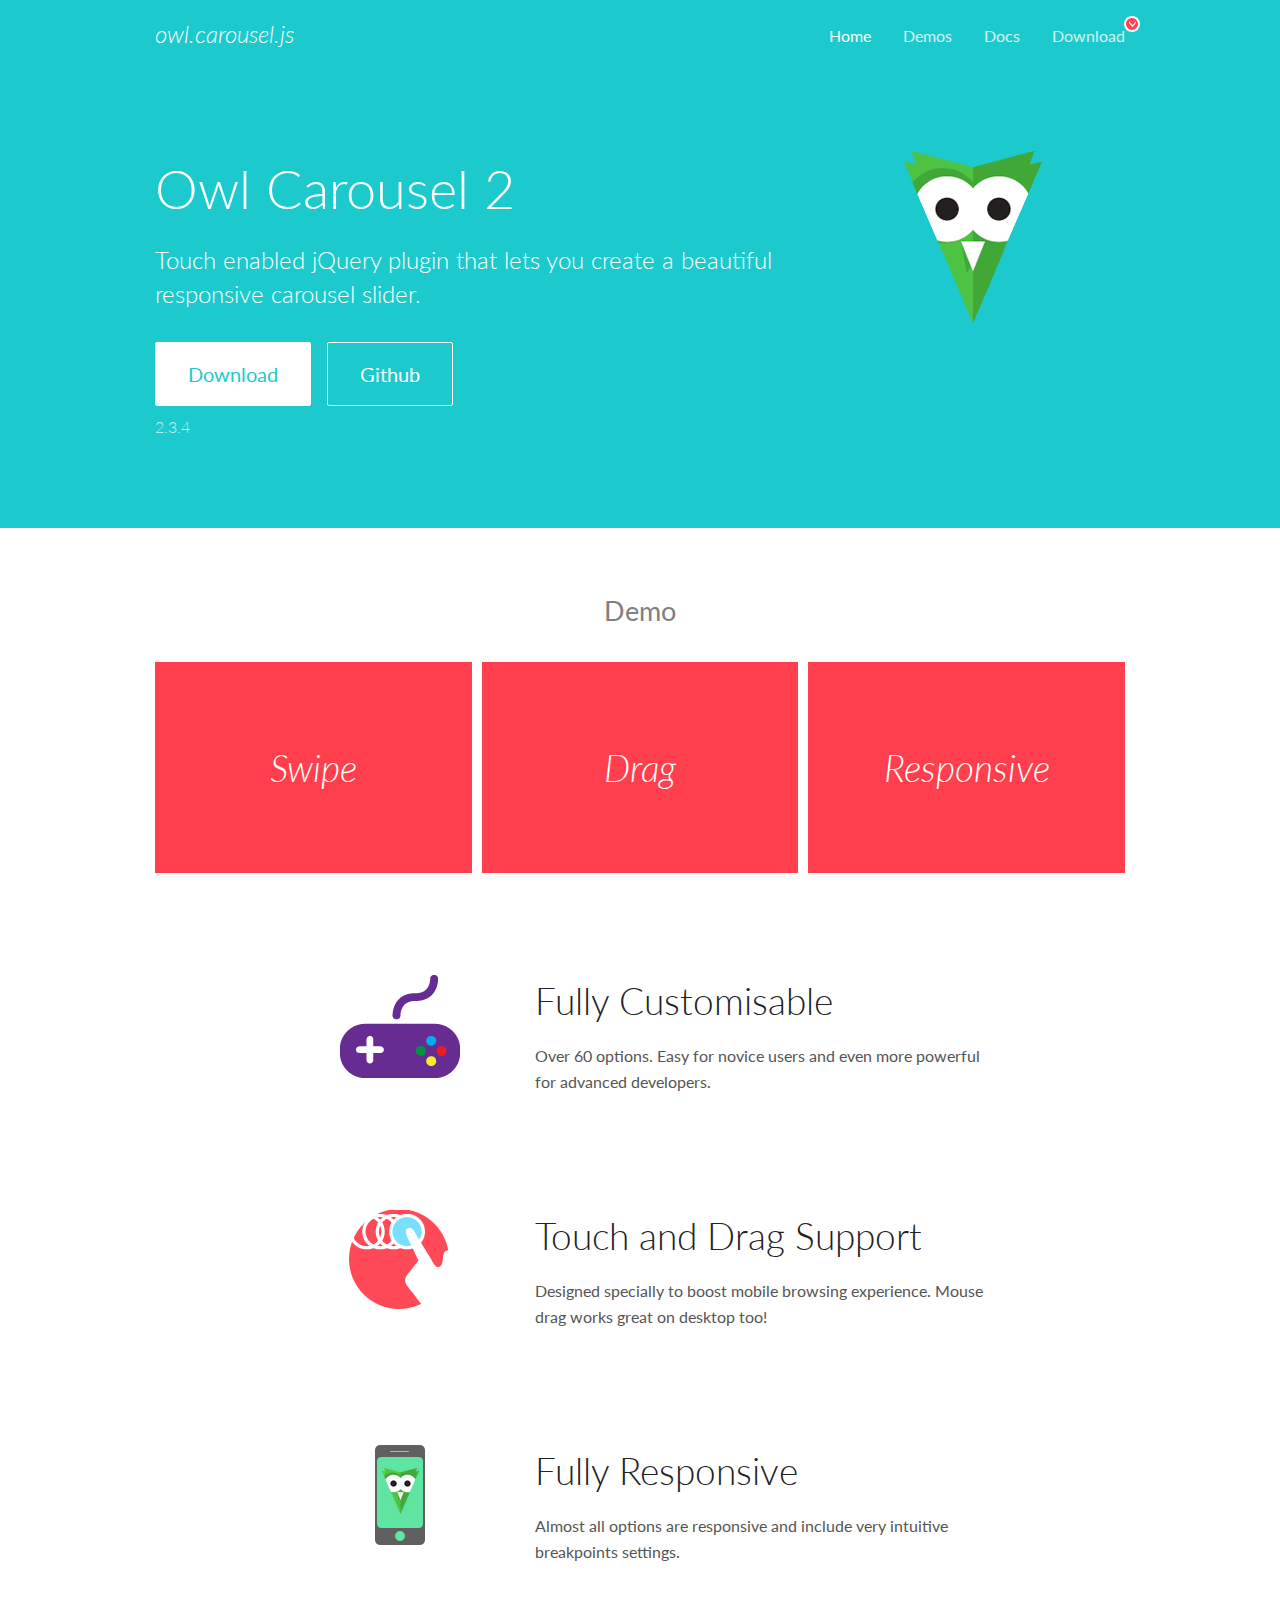
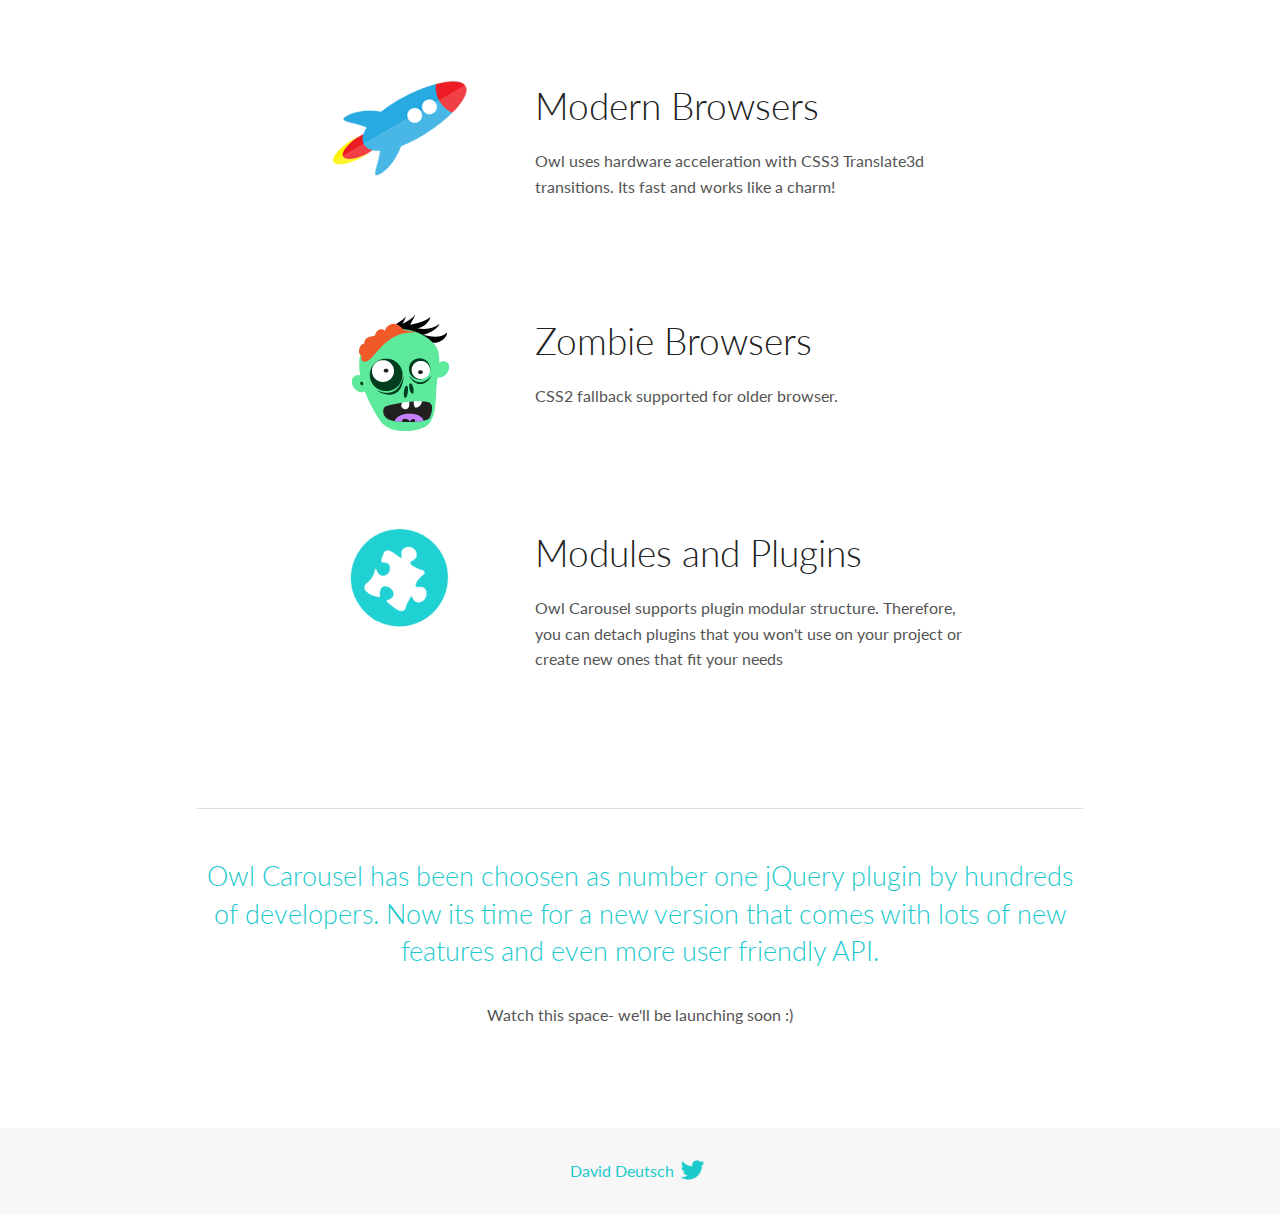
<file: Icon&photo/OwlCarousel2-2.3.4 (1)/OwlCarousel2-2.3.4/docs/index.html>
<!DOCTYPE html>
<html lang="en">
  <head>

    <!-- head -->
    <meta charset="utf-8">
    <meta name="msapplication-tap-highlight" content="no" />
    <meta name="viewport" content="width=device-width, initial-scale=1.0" />
    <meta name="description" content="Touch enabled jQuery plugin that lets you create beautiful responsive carousel slider.">
    <meta name="author" content="David Deutsch">
    <title>
      Home | Owl Carousel | 2.3.4
    </title>

    <!-- Stylesheets -->
    <link href='https://fonts.googleapis.com/css?family=Lato:300,400,700,400italic,300italic' rel='stylesheet' type='text/css'>
    <link rel="stylesheet" href="assets/css/docs.theme.min.css">

    <!-- Owl Stylesheets -->
    <link rel="stylesheet" href="assets/owlcarousel/assets/owl.carousel.min.css">
    <link rel="stylesheet" href="assets/owlcarousel/assets/owl.theme.default.min.css">

    <!-- HTML5 shim and Respond.js IE8 support of HTML5 elements and media queries -->

    <!--[if lt IE 9]>
      <script src="https://oss.maxcdn.com/libs/html5shiv/3.7.0/html5shiv.js"></script>
      <script src="https://oss.maxcdn.com/libs/respond.js/1.3.0/respond.min.js"></script>
    <![endif]-->

    <!-- Favicons -->
    <link rel="apple-touch-icon-precomposed" sizes="144x144" href="assets/ico/apple-touch-icon-144-precomposed.png">
    <link rel="shortcut icon" href="assets/ico/favicon.png">
    <link rel="shortcut icon" href="favicon.ico">

    <!-- Yeah i know js should not be in header. Its required for demos.-->

    <!-- javascript -->
    <script src="assets/vendors/jquery.min.js"></script>
    <script src="assets/owlcarousel/owl.carousel.js"></script>
  </head>
  <body>

    <!-- header -->
    <header class="header">
      <div class="row">
        <div class="large-12 columns">
          <div class="brand left">
            <h3>
              <a href="/OwlCarousel2/">owl.carousel.js</a> 
            </h3>
          </div>
          <a id="toggle-nav" class="right">
            <span></span> <span></span> <span></span> 
          </a> 
          <div class="nav-bar">
            <ul class="clearfix">
              <li class="active">
                <a href="/OwlCarousel2/index.html">Home</a> 
              </li>
              <li> <a href="/OwlCarousel2/demos/demos.html">Demos</a>  </li>
              <li> <a href="/OwlCarousel2/docs/started-welcome.html">Docs</a>  </li>
              <li>
                <a href="https://github.com/OwlCarousel2/OwlCarousel2/archive/2.3.4.zip">Download</a> 
                <span class="download"></span> 
              </li>
            </ul>
          </div>
        </div>
      </div>
    </header>

    <!-- home panel -->
    <section id="hero">
      <div class="row">
        <div class="large-8 medium-8 columns">
          <h1>Owl Carousel 2</h1>
          <h4>Touch enabled jQuery plugin that lets you create a beautiful responsive carousel slider.</h4>
          <a href="https://github.com/OwlCarousel2/OwlCarousel2/archive/2.3.4.zip" class="hero-button">Download</a> 
          <a href="https://github.com/OwlCarousel2/OwlCarousel2" class="hero-button outline">Github</a> 
          <p>2.3.4</p>
        </div>
        <div class="large-4 medium-4 columns">
          <img class="owl-logo" src="assets/img/owl-logo.png" alt="mr. Owl">
        </div>
      </div>
    </section>

    <!-- body -->
    <div class="home-demo">
      <div class="row">
        <div class="large-12 columns">
          <h3>Demo</h3>
          <div class="owl-carousel">
            <div class="item">
              <h2>Swipe</h2>
            </div>
            <div class="item">
              <h2>Drag</h2>
            </div>
            <div class="item">
              <h2>Responsive</h2>
            </div>
            <div class="item">
              <h2>CSS3</h2>
            </div>
            <div class="item">
              <h2>Fast</h2>
            </div>
            <div class="item">
              <h2>Easy</h2>
            </div>
            <div class="item">
              <h2>Free</h2>
            </div>
            <div class="item">
              <h2>Upgradable</h2>
            </div>
            <div class="item">
              <h2>Tons of options</h2>
            </div>
            <div class="item">
              <h2>Infinity</h2>
            </div>
            <div class="item">
              <h2>Auto Width</h2>
            </div>
          </div>
        </div>
      </div>
    </div>
    <script>
      var owl = $('.owl-carousel');
      owl.owlCarousel({
        margin: 10,
        loop: true,
        responsive: {
          0: {
            items: 1
          },
          600: {
            items: 2
          },
          1000: {
            items: 3
          }
        }
      })
    </script>

    <!-- features -->
    <div id="features">
      <div class="row">
        <div class="small-12 medium-9 small-centered columns">
          <section class="row feature">
            <div class="medium-4 small-12 columns">
              <img src="assets/img/feature-options.png" alt="">
            </div>
            <div class="medium-8 small-12 columns">
              <h2>Fully Customisable</h2>
              <p>Over 60 options. Easy for novice users and even more powerful for advanced developers.</p>
            </div>
          </section>
          <section class="row feature">
            <div class="medium-4 small-12 columns">
              <img src="assets/img/feature-drag.png" alt="">
            </div>
            <div class="medium-8 small-12 columns">
              <h2>Touch and Drag Support</h2>
              <p>Designed specially to boost mobile browsing experience. Mouse drag works great on desktop too!</p>
            </div>
          </section>
          <section class="row feature">
            <div class="medium-4 small-12 columns">
              <img src="assets/img/feature-responsive.png" alt="">
            </div>
            <div class="medium-8 small-12 columns">
              <h2>Fully Responsive</h2>
              <p>Almost all options are responsive and include very intuitive breakpoints settings.</p>
            </div>
          </section>
          <section class="row feature">
            <div class="medium-4 small-12 columns">
              <img src="assets/img/feature-modern.png" alt="">
            </div>
            <div class="medium-8 small-12 columns">
              <h2>Modern Browsers</h2>
              <p>Owl uses hardware acceleration with CSS3 Translate3d transitions. Its fast and works like a charm! </p>
            </div>
          </section>
          <section class="row feature">
            <div class="medium-4 small-12 columns">
              <img src="assets/img/feature-zombie.png" alt="">
            </div>
            <div class="medium-8 small-12 columns">
              <h2>Zombie Browsers</h2>
              <p>CSS2 fallback supported for older browser.</p>
            </div>
          </section>
          <section class="row feature">
            <div class="medium-4 small-12 columns">
              <img src="assets/img/feature-module.png" alt="">
            </div>
            <div class="medium-8 small-12 columns">
              <h2>Modules and Plugins</h2>
              <p>Owl Carousel supports plugin modular structure. Therefore, you can detach plugins that you won&#x27;t use on your project or create new ones that fit your needs</p>
            </div>
          </section>
        </div>
      </div>
    </div>

    <!-- footer -->
    <section id="teaser-text">
      <div class="row">
        <div class="small-12 medium-11 small-centered columns">
          <hr>
          <h3 id="owl-carousel-has-been-choosen-as-number-one-jquery-plugin-by-hundreds-of-developers-now-its-time-for-a-new-version-that-comes-with-lots-of-new-features-and-even-more-user-friendly-api-">Owl Carousel has been choosen as number one jQuery plugin by hundreds of developers. Now its time for a new version that comes with lots of new features and even more user friendly API.</h3>
          <p>Watch this space- we&#39;ll be launching soon :)</p>
        </div>
      </div>
    </section>

    <!-- footer -->
    <footer class="footer">
      <div class="row">
        <div class="large-12 columns">
          <h5>
            <a href="/OwlCarousel2/docs/support-contact.html">David Deutsch</a> 
            <a id="custom-tweet-button" href="https://twitter.com/share?url=https://github.com/OwlCarousel2/OwlCarousel2&text=Owl Carousel - This is so awesome! " target="_blank"></a> 
          </h5>
        </div>
      </div>
    </footer>

    <!-- vendors -->
    <script src="assets/vendors/highlight.js"></script>
    <script src="assets/js/app.js"></script>
  </body>
</html>
</file>
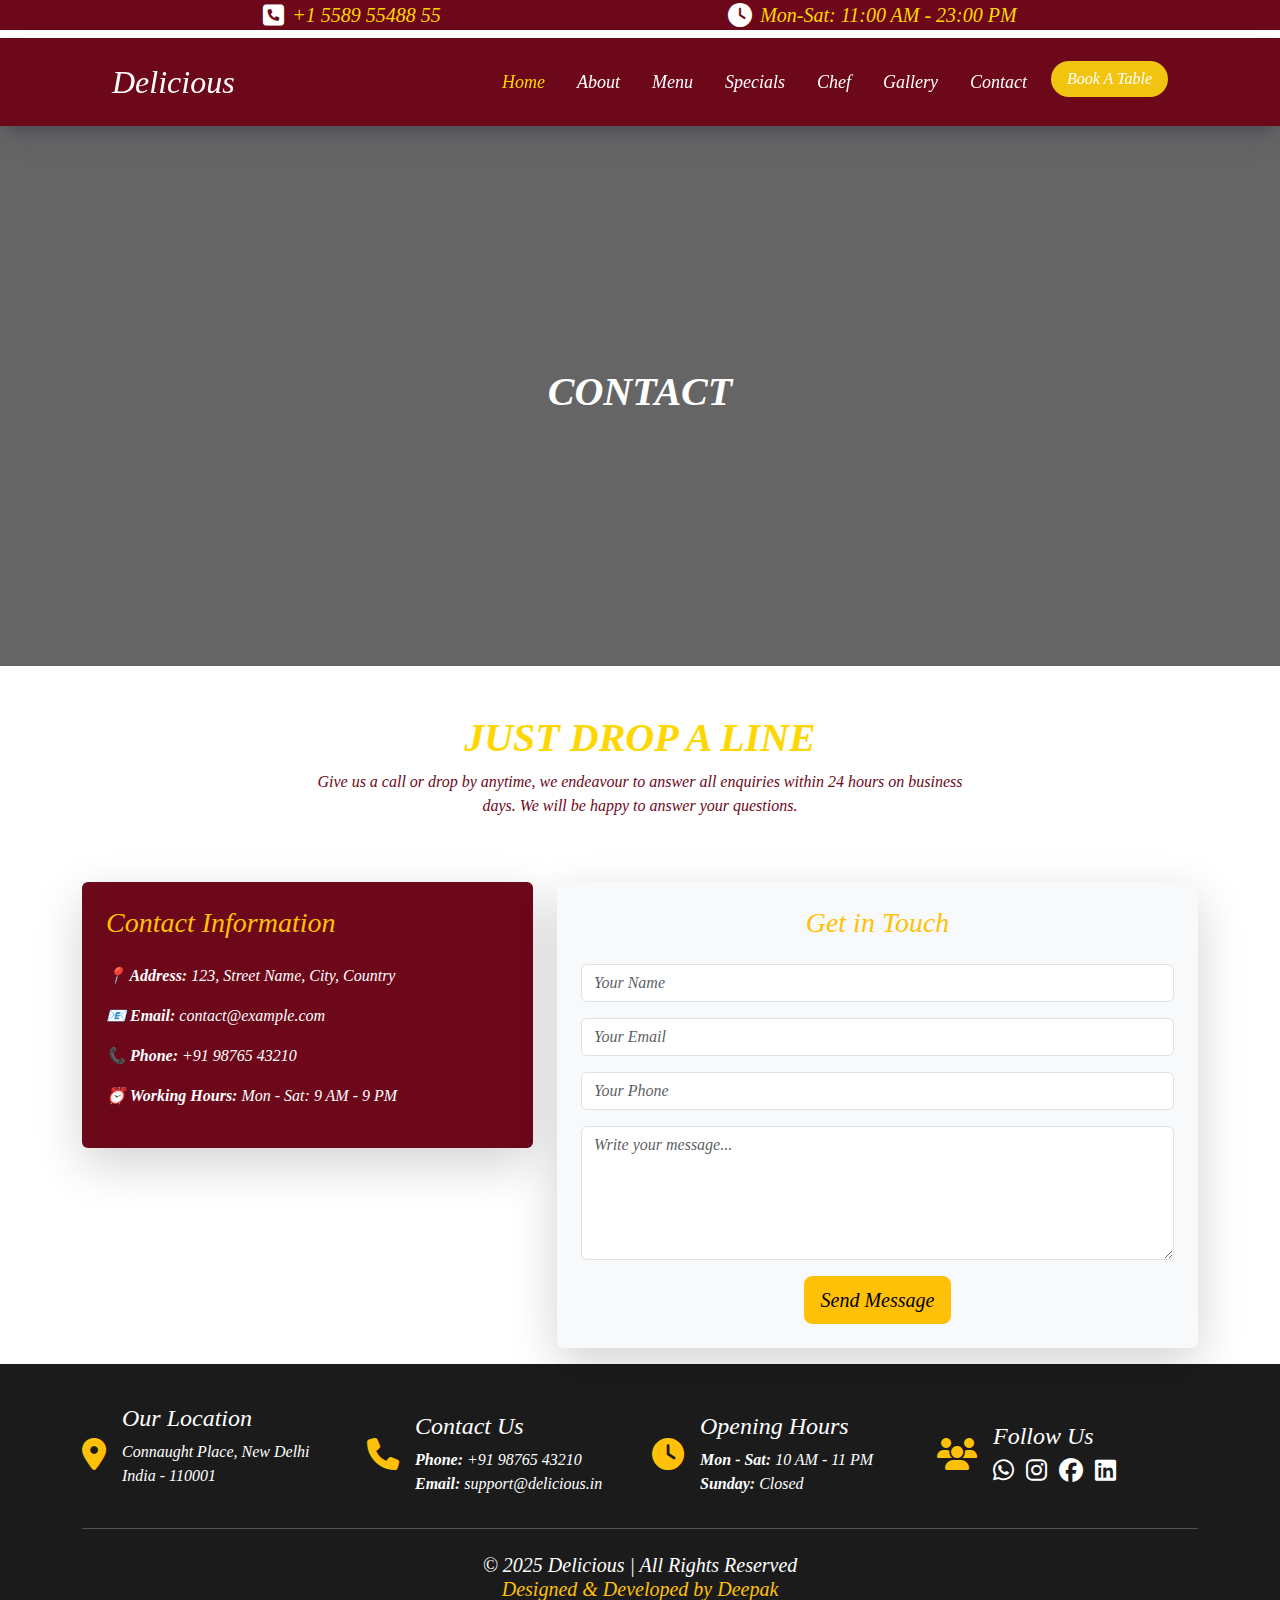
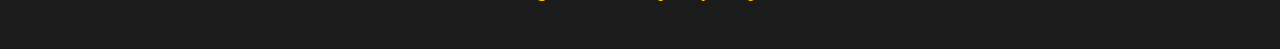
<file: Contact.html>
<!DOCTYPE html>
<html lang="en">

<head>
    <meta charset="UTF-8">
    <meta name="viewport" content="width=device-width, initial-scale=1.0">
    <title>Document</title>
    <link rel="stylesheet" href="https://cdn.jsdelivr.net/npm/bootstrap@5.3.3/dist/css/bootstrap.min.css">
    <link rel="stylesheet" href="style.css">
    <link rel="stylesheet" href="https://cdnjs.cloudflare.com/ajax/libs/font-awesome/6.7.2/css/all.min.css"
        integrity="sha512-Evv84Mr4kqVGRNSgIGL/F/aIDqQb7xQ2vcrdIwxfjThSH8CSR7PBEakCr51Ck+w+/U6swU2Im1vVX0SVk9ABhg=="
        crossorigin="anonymous" referrerpolicy="no-referrer" />
</head>

<body>
    <header class="container-fluid bg-primary-custom">
        <div class="row">
            <div class="col-lg-12">
                <div class="d-none d-lg-block d-md-block container-fluid ">
                    <div class="row">
                        <div class="col-lg-12">
                            <div
                                class="navtop d-flex flex-md-row gap-3 gap-md-5 text-white justify-content-center justify-content-md-evenly fs-5">
                                <div class="d-flex align-items-center gap-2">
                                    <i class="fa-solid fa-square-phone fs-4"></i>
                                    <span class="text-primary-custom">+1 5589 55488 55</span>
                                </div>
                                <div class="d-flex align-items-center gap-2">
                                    <i class="fa-solid fa-clock fs-4"></i>
                                    <span class="text-primary-custom">Mon-Sat: 11:00 AM - 23:00 PM</span>
                                </div>
                            </div>
                        </div>
                    </div>
                </div>
            </div>
        </div>
    </header>


    <div class="container-fluid customNav mt-lg-2 mt-0 bg-primary-custom">
        <div class="container">
            <div class="row">
                <div class="col-lg-12 ">
                    <nav class="navbar navbar-expand-lg customNavbar ">
                        <a href="#home" class="navbar-brand fs-2 text-white">Delicious</a>

                        <!-- Navbar Toggler -->
                        <button class="navbar-toggler" data-bs-toggle="offcanvas" data-bs-target="#nav-home">
                            <span class="navbar-toggler-icon"></span>
                        </button>

                        <!-- Desktop Navbar -->
                        <div class="d-lg-block d-none ms-auto">
                            <ul class="nav navbar-nav gap-3">
                                <li class="nav-item">
                                    <a class="nav-link icon-link icon-link-hover text-primary-custom"
                                        href="index.html">Home</a>
                                </li>
                                <li class="nav-item">
                                    <a class="nav-link text-white" href="About.html">About</a>
                                </li>
                                <li class="nav-item">
                                    <a class="nav-link text-white" href="Menu.html">Menu</a>
                                </li>
                                <li class="nav-item">
                                    <a class="nav-link text-white" href="Special.html">Specials</a>
                                </li>
                                <li class="nav-item">
                                    <a class="nav-link text-white" href="Chef.html">Chef</a>
                                </li>
                                <li class="nav-item">
                                    <a class="nav-link text-white" href="Gallery.html">Gallery</a>
                                </li>
                                <li class="nav-item">
                                    <a class="nav-link text-white" href="Contact.html">Contact</a>
                                </li>
                                <li>
                                    <a href="BookTable.html" class="text-decoration-none">
                                        <button class="btn btn-warning text-white rounded-pill px-3 btn-book">
                                            Book A Table
                                        </button>
                                    </a>
                                </li>
                            </ul>
                        </div>
                        <!-- Desktop Navbar End -->

                        <!-- Mobile Navbar Offcanvas -->
                        <div class="offcanvas offcanvas-end offcanvas-custom d-lg-none d-block" id="nav-home">
                            <div class="offcanvas-header">
                                <button class="btn-close text-white" data-bs-dismiss="offcanvas"></button>
                            </div>

                            <div class="offcanvas-body bg-primary-custom">
                                <ul class="nav navbar-nav text-start gap-3 ">
                                    <li class="nav-item">
                                        <a href="index.html" class="nav-link text-white">Home</a>
                                    </li>
                                    <li class="nav-item">
                                        <a href="About.html" class="nav-link text-white">About</a>
                                    </li>
                                    <li class="nav-item">
                                        <a href="Menu.html" class="nav-link text-white">Menu</a>
                                    </li>
                                    <li class="nav-item">
                                        <a href="Special.html" class="nav-link text-white">Special</a>
                                    </li>
                                    <li class="nav-item">
                                        <a href="Chef.html" class="nav-link text-white">Chef</a>
                                    </li>
                                    <li class="nav-item">
                                        <a href="Gallery.html" class="nav-link text-white">Gallery</a>
                                    </li>
                                    <li class="nav-item">
                                        <a href="Contact.html" class="nav-link text-white">Contact</a>
                                    </li>
                                </ul>
                            </div>
                        </div>
                        <!-- Mobile Navbar End -->
                    </nav>
                </div>
            </div>
        </div>
    </div>

    <!-- Banner Start -->
    <main>
        <div class="container-fluid contact-image">
            <div class="row">
                <div class="col-lg-12">
                    <div class="BookTableImage d-flex align-items-center justify-content-center mb-5">
                        <h1 class="fs-1 text-white text-center">CONTACT</h1>
                    </div>
                </div>
            </div>
        </div>
        <!-- Banner End -->

        <!-- Contact About -->
        <div class="container">
            <div class="row">
                <div class="col-lg-12 text-center">
                    <h1 class="text-primary-custom">JUST DROP A LINE</h1>
                    <p class="text-danger-custom">Give us a call or drop by anytime, we endeavour to answer all
                        enquiries within 24 hours on
                        business <br> days. We will be happy to answer your questions.</p>
                </div>
            </div>
        </div>
        <!-- Contact About End -->

        <!-- Address Section -->
        <div class="container mt-5">
            <div class="row g-4">
                <!-- Contact Info Section -->
                <div class="col-lg-5">
                    <div class="p-4 bg-primary-custom text-white rounded shadow-lg">
                        <h3 class="text-warning mb-4">Contact Information</h3>
                        <p><strong>📍 Address:</strong> 123, Street Name, City, Country</p>
                        <p><strong>📧 Email:</strong> contact@example.com</p>
                        <p><strong>📞 Phone:</strong> +91 98765 43210</p>
                        <p><strong>⏰ Working Hours:</strong> Mon - Sat: 9 AM - 9 PM</p>
                    </div>
                </div>
                <!-- Address Section End -->

                <!-- Contact Form Section -->
                <div class="col-lg-7">
                    <div class="p-4 bg-light rounded shadow-lg">
                        <h3 class="text-warning text-center mb-4">Get in Touch</h3>
                        <form>
                            <div class="mb-3">
                                <input type="text" class="form-control" placeholder="Your Name">
                            </div>
                            <div class="mb-3">
                                <input type="email" class="form-control" placeholder="Your Email">
                            </div>
                            <div class="mb-3">
                                <input type="text" class="form-control" placeholder="Your Phone">
                            </div>
                            <div class="mb-3">
                                <textarea class="form-control" rows="5" placeholder="Write your message..."></textarea>
                            </div>
                            <div class="text-center">
                                <button class="btn btn-warning btn-lg">Send Message</button>
                            </div>
                        </form>
                    </div>
                </div>
            </div>
        </div>
        <!-- Contact form section End -->

        <!-- Footer Start -->
        <footer class="mt-3" style="background-color: #1B1B1B; color: white; padding: 40px 0;" id="Contact">
            <div class="container">
                <div class="row text-white">
                    <!-- Address -->
                    <div class="col-lg-3 d-flex align-items-center">
                        <i class="fa-solid fa-map-marker-alt fs-2 text-warning"></i>
                        <div class="ms-3">
                            <h4>Our Location</h4>
                            <p> Connaught Place, New Delhi <br> India - 110001</p>
                        </div>
                    </div>

                    <!-- Contact Info -->
                    <div class="col-lg-3 d-flex align-items-center">
                        <i class="fa-solid fa-phone fs-2 text-warning"></i>
                        <div class="ms-3">
                            <h4>Contact Us</h4>
                            <strong>Phone:</strong>
                            <span>+91 98765 43210</span> <br>
                            <strong>Email:</strong>
                            <span>support@delicious.in</span>
                        </div>
                    </div>

                    <!-- Opening Hours -->
                    <div class="col-lg-3 d-flex align-items-center">
                        <i class="fa-solid fa-clock fs-2 text-warning"></i>
                        <div class="ms-3">
                            <h4>Opening Hours</h4>
                            <strong>Mon - Sat:</strong>
                            <span>10 AM - 11 PM</span><br>
                            <strong>Sunday:</strong>
                            <span>Closed</span>
                        </div>
                    </div>

                    <!-- Follow Us -->
                    <div class="col-lg-3 d-flex align-items-center">
                        <i class="fa-solid fa-users fs-2 text-warning"></i>
                        <div class="ms-3">
                            <h4>Follow Us</h4>
                            <a class="text-white text-decoration-none me-2" href="https://wa.me/919876543210"
                                target="_blank">
                                <i class="fa-brands fa-whatsapp fs-4"></i>
                            </a>
                            <a class="text-white text-decoration-none me-2" href="https://www.instagram.com/"
                                target="_blank">
                                <i class="fa-brands fa-instagram fs-4"></i>
                            </a>
                            <a class="text-white text-decoration-none me-2" href="https://www.facebook.com/"
                                target="_blank">
                                <i class="fa-brands fa-facebook fs-4"></i>
                            </a>
                            <a class="text-white text-decoration-none" href="https://www.linkedin.com/" target="_blank">
                                <i class="fa-brands fa-linkedin fs-4"></i>
                            </a>
                        </div>
                    </div>
                </div>

                <hr class="my-4 border-light">

                <!-- Copyright Section -->
                <div class="row text-center">
                    <div class="col-12">
                        <h5>© 2025 Delicious | All Rights Reserved <br>
                            <span class="text-warning">Designed & Developed by Deepak</span>
                        </h5>
                    </div>
                </div>
            </div>
        </footer>
        <!-- Footer End -->


        <script src="script.js"></script>
        <script src="https://cdn.jsdelivr.net/npm/bootstrap@5.3.3/dist/js/bootstrap.bundle.min.js"></script>
</body>

</html>
</file>
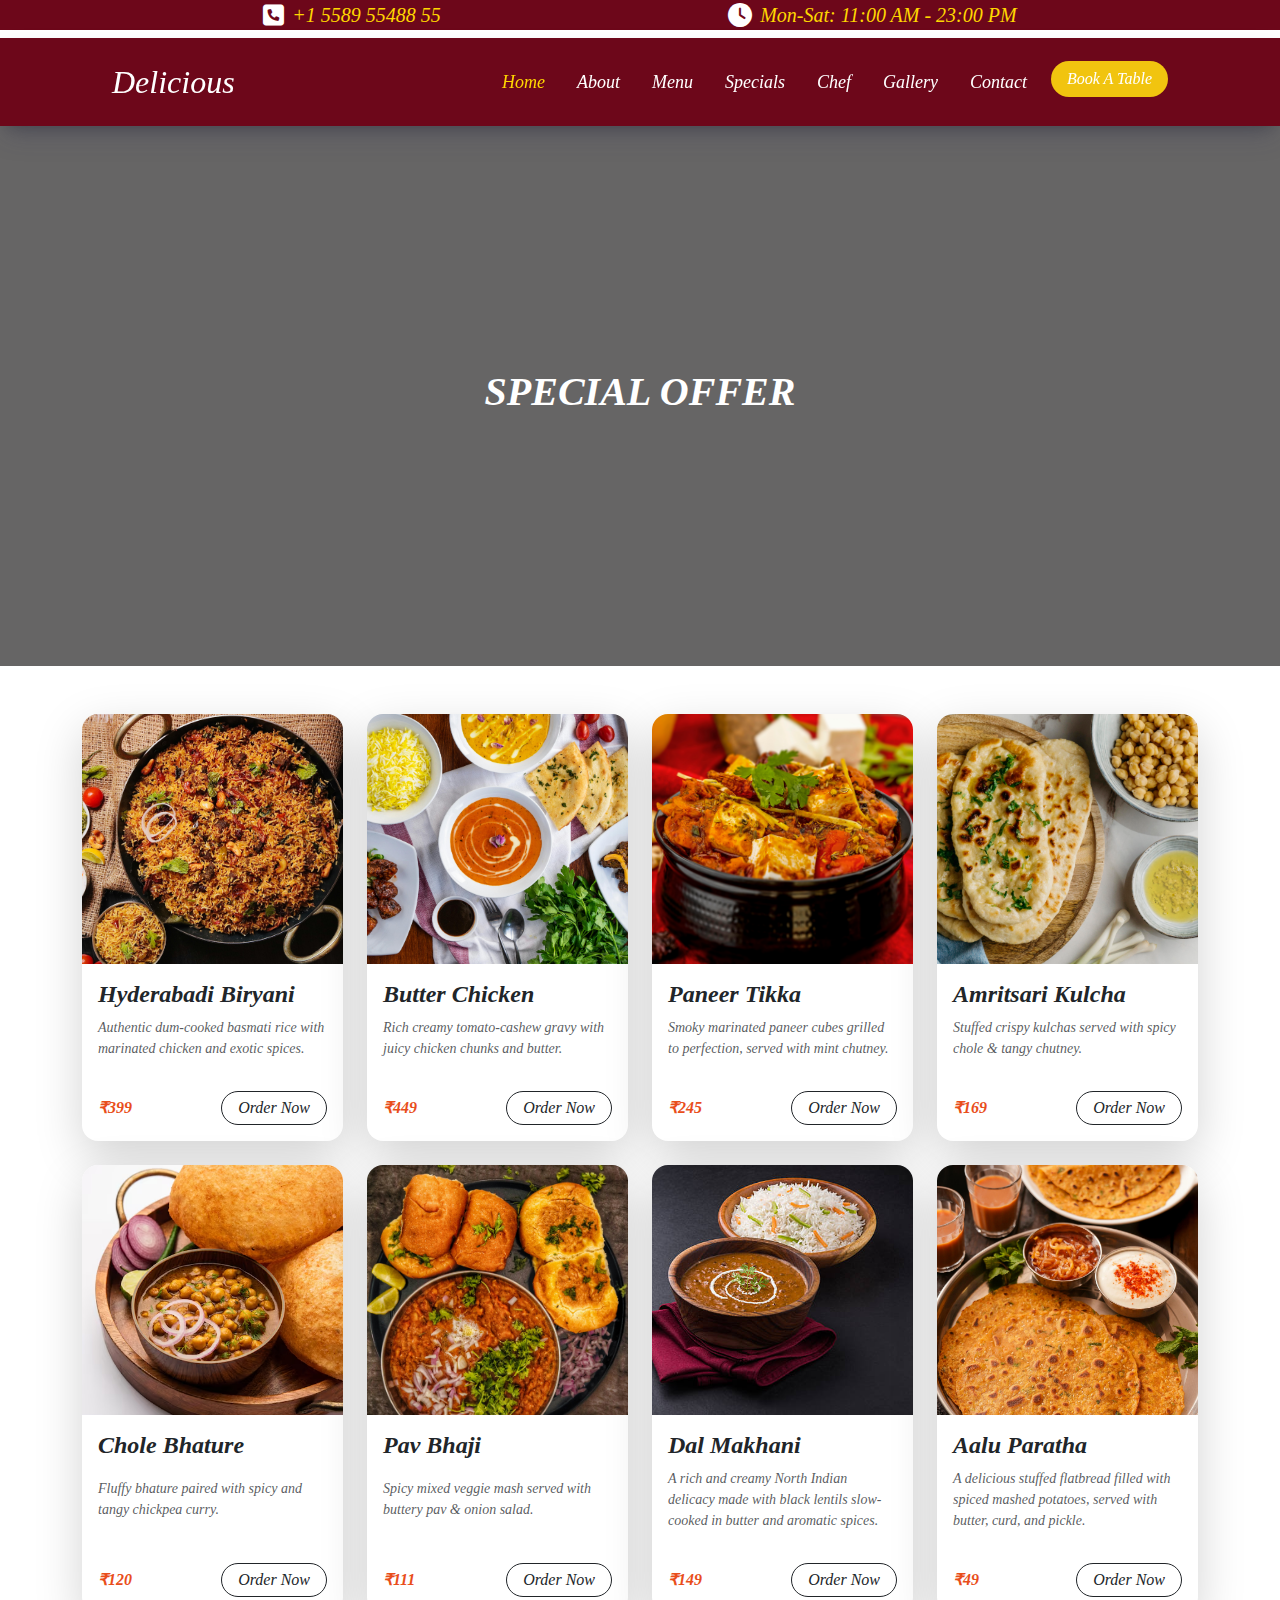
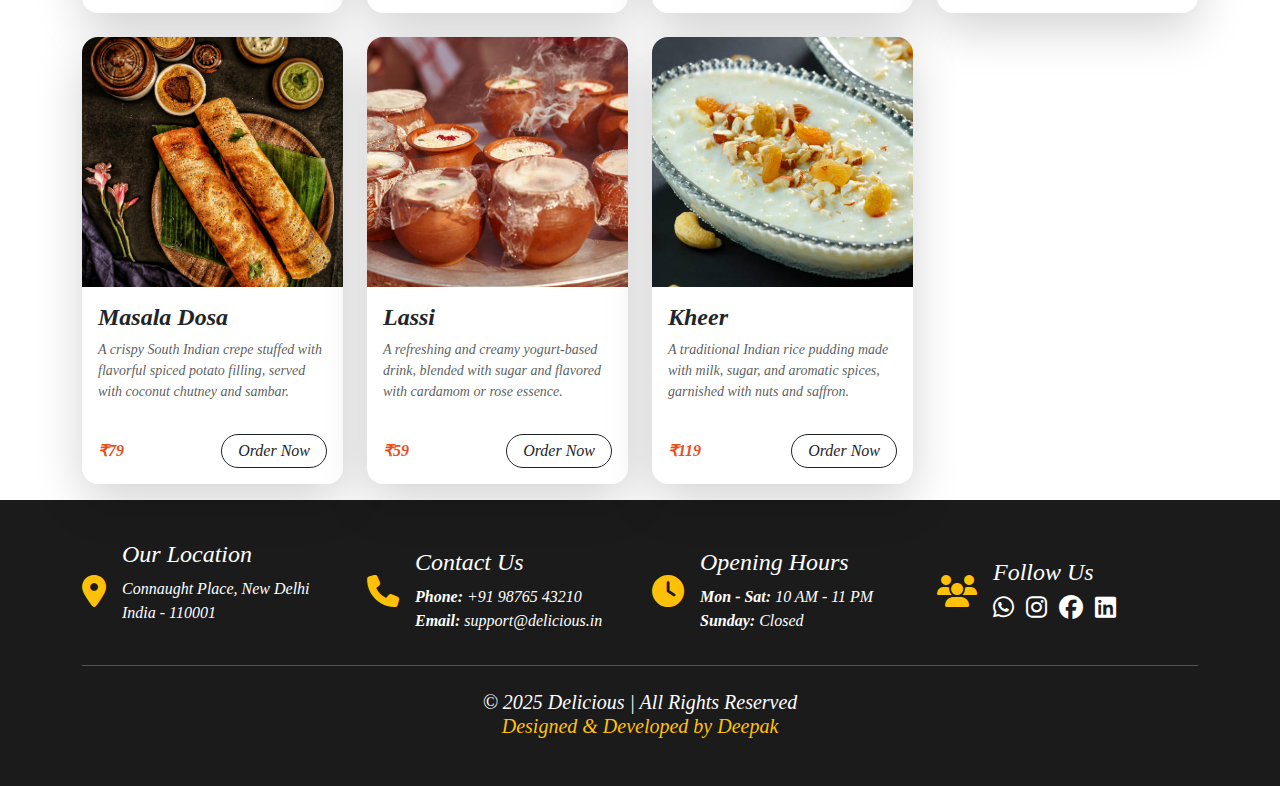
<file: Special.html>
<!DOCTYPE html>
<html lang="en">

<head>
    <meta charset="UTF-8">
    <meta name="viewport" content="width=device-width, initial-scale=1.0">
    <title>Document</title>
    <link rel="stylesheet" href="https://cdn.jsdelivr.net/npm/bootstrap@5.3.3/dist/css/bootstrap.min.css">
    <link rel="stylesheet" href="style.css">
    <link rel="stylesheet" href="https://cdnjs.cloudflare.com/ajax/libs/font-awesome/6.7.2/css/all.min.css"
        integrity="sha512-Evv84Mr4kqVGRNSgIGL/F/aIDqQb7xQ2vcrdIwxfjThSH8CSR7PBEakCr51Ck+w+/U6swU2Im1vVX0SVk9ABhg=="
        crossorigin="anonymous" referrerpolicy="no-referrer" />
</head>

<body>
    <!-- Nav Top Start -->
    <header class="container-fluid bg-primary-custom">
        <div class="row">
            <div class="col-lg-12">
                <div class="d-none d-lg-block d-md-block container-fluid ">
                    <div class="row">
                        <div class="col-lg-12">
                            <div
                                class="navtop d-flex flex-md-row gap-3 gap-md-5 text-white justify-content-center justify-content-md-evenly fs-5">
                                <div class="d-flex align-items-center gap-2">
                                    <i class="fa-solid fa-square-phone fs-4"></i>
                                    <span class="text-primary-custom">+1 5589 55488 55</span>
                                </div>
                                <div class="d-flex align-items-center gap-2">
                                    <i class="fa-solid fa-clock fs-4"></i>
                                    <span class="text-primary-custom">Mon-Sat: 11:00 AM - 23:00 PM</span>
                                </div>
                            </div>
                        </div>
                    </div>
                </div>
            </div>
        </div>
    </header>
    <!-- Nav Top End -->

    <!-- Navbar Start -->
    <div class="container-fluid customNav mt-lg-2 mt-0 bg-primary-custom">
        <div class="container">
            <div class="row">
                <div class="col-lg-12 ">
                    <nav class="navbar navbar-expand-lg customNavbar ">
                        <a href="#home" class="navbar-brand fs-2 text-white">Delicious</a>

                        <!-- Navbar Toggler -->
                        <button class="navbar-toggler" data-bs-toggle="offcanvas" data-bs-target="#nav-home">
                            <span class="navbar-toggler-icon"></span>
                        </button>

                        <!-- Desktop Navbar -->
                        <div class="d-lg-block d-none ms-auto">
                            <ul class="nav navbar-nav gap-3">
                                <li class="nav-item">
                                    <a class="nav-link icon-link icon-link-hover text-primary-custom"
                                        href="index.html">Home</a>
                                </li>
                                <li class="nav-item">
                                    <a class="nav-link text-white" href="About.html">About</a>
                                </li>
                                <li class="nav-item">
                                    <a class="nav-link text-white" href="Menu.html">Menu</a>
                                </li>
                                <li class="nav-item">
                                    <a class="nav-link text-white" href="Special.html">Specials</a>
                                </li>
                                <li class="nav-item">
                                    <a class="nav-link text-white" href="Chef.html">Chef</a>
                                </li>
                                <li class="nav-item">
                                    <a class="nav-link text-white" href="Gallery.html">Gallery</a>
                                </li>
                                <li class="nav-item">
                                    <a class="nav-link text-white" href="Contact.html">Contact</a>
                                </li>
                                <li>
                                    <a href="BookTable.html" class="text-decoration-none">
                                        <button class="btn btn-warning text-white rounded-pill px-3 btn-book">
                                            Book A Table
                                        </button>
                                    </a>
                                </li>
                            </ul>
                        </div>
                        <!-- Desktop Navbar End -->

                        <!-- Mobile Navbar Offcanvas -->
                        <div class="offcanvas offcanvas-end offcanvas-custom d-lg-none d-block" id="nav-home">
                            <div class="offcanvas-header">
                                <button class="btn-close text-white" data-bs-dismiss="offcanvas"></button>
                            </div>

                            <div class="offcanvas-body bg-primary-custom">
                                <ul class="nav navbar-nav text-start gap-3 ">
                                    <li class="nav-item">
                                        <a href="index.html" class="nav-link text-white">Home</a>
                                    </li>
                                    <li class="nav-item">
                                        <a href="About.html" class="nav-link text-white">About</a>
                                    </li>
                                    <li class="nav-item">
                                        <a href="Menu.html" class="nav-link text-white">Menu</a>
                                    </li>
                                    <li class="nav-item">
                                        <a href="Special.html" class="nav-link text-white">Special</a>
                                    </li>
                                    <li class="nav-item">
                                        <a href="Chef.html" class="nav-link text-white">Chef</a>
                                    </li>
                                    <li class="nav-item">
                                        <a href="Gallery.html" class="nav-link text-white">Gallery</a>
                                    </li>
                                    <li class="nav-item">
                                        <a href="Contact.html" class="nav-link text-white">Contact</a>
                                    </li>
                                </ul>
                            </div>
                        </div>
                        <!-- Mobile Navbar End -->
                    </nav>
                </div>
            </div>
        </div>
    </div>
    <!-- Navbar End -->

    <!-- Banner Start -->
    <main>
        <div class="container-fluid special-image">
            <div class="row">
                <div class="col-lg-12">
                    <div class="BookTableImage d-flex align-items-center justify-content-center mb-5">
                        <h1 class="fs-1 text-white text-center">SPECIAL OFFER</h1>
                    </div>
                </div>
            </div>
        </div>
        <!-- Banner End -->

        <!-- Dish Card Start -->
        <div class="container">
            <div class="row g-4">

                <!-- Dish 1 -->
                <div class="col-md-3">
                    <div class="card h-100 border-0 shadow-lg rounded-4 overflow-hidden">
                        <img src="./Icon&photo/biryani.jpg" class="card-img-top" alt="Hyderabadi Biryani"
                            style="height: 250px; object-fit: cover;">
                        <div class="card-body d-flex flex-column justify-content-between">
                            <h4 class="fw-semibold">Hyderabadi Biryani</h4>
                            <p class="text-muted small">Authentic dum-cooked basmati rice with marinated chicken and
                                exotic spices.</p>
                            <div class="d-flex justify-content-between align-items-center mt-3">
                                <span class="fw-bold" style="color: #E94E1B;">₹399</span>
                                <a href="BookTable.html"><button
                                        class="btn btn-outline-dark rounded-pill px-3 py-1">Order Now</button></a>
                            </div>
                        </div>
                    </div>
                </div>

                <!-- Dish 2 -->
                <div class="col-md-3">
                    <div class="card h-100 border-0 shadow-lg rounded-4 overflow-hidden">
                        <img src="./Icon&photo/butterchicken.jpg" class="card-img-top" alt="Butter Chicken"
                            style="height: 250px; object-fit: cover;">
                        <div class="card-body d-flex flex-column justify-content-between">
                            <h4 class="fw-semibold">Butter Chicken</h4>
                            <p class="text-muted small">Rich creamy tomato-cashew gravy with juicy chicken chunks and
                                butter.</p>
                            <div class="d-flex justify-content-between align-items-center mt-3">
                                <span class="fw-bold" style="color: #E94E1B;">₹449</span>
                                <a href="BookTable.html"><button
                                        class="btn btn-outline-dark rounded-pill px-3 py-1">Order Now</button></a>
                            </div>
                        </div>
                    </div>
                </div>

                <!-- Dish 3 -->
                <div class="col-md-3">
                    <div class="card h-100 border-0 shadow-lg rounded-4 overflow-hidden">
                        <img src="./Icon&photo/paneer-tikka.jpg" class="card-img-top" alt="Paneer Tikka"
                            style="height: 250px; object-fit: cover;">
                        <div class="card-body d-flex flex-column justify-content-between">
                            <h4 class="fw-semibold">Paneer Tikka</h4>
                            <p class="text-muted small">Smoky marinated paneer cubes grilled to perfection, served with
                                mint chutney.</p>
                            <div class="d-flex justify-content-between align-items-center mt-3">
                                <span class="fw-bold" style="color: #E94E1B;">₹245</span>
                                <a href="BookTable.html"><button
                                        class="btn btn-outline-dark rounded-pill px-3 py-1">Order Now</button></a>
                            </div>
                        </div>
                    </div>
                </div>

                <!-- Dish 4 -->
                <div class="col-md-3">
                    <div class="card h-100 border-0 shadow-lg rounded-4 overflow-hidden">
                        <img src="./Icon&photo/amritsar-culcha.jpg" class="card-img-top" alt="Amritsari Kulcha"
                            style="height: 250px; object-fit: cover;">
                        <div class="card-body d-flex flex-column justify-content-between">
                            <h4 class="fw-semibold">Amritsari Kulcha</h4>
                            <p class="text-muted small">Stuffed crispy kulchas served with spicy chole & tangy chutney.
                            </p>
                            <div class="d-flex justify-content-between align-items-center mt-3">
                                <span class="fw-bold" style="color: #E94E1B;">₹169</span>
                                <a href="BookTable.html"><button
                                        class="btn btn-outline-dark rounded-pill px-3 py-1">Order Now</button></a>
                            </div>
                        </div>
                    </div>
                </div>

                <!-- Dish 5 -->
                <div class="col-md-3">
                    <div class="card h-100 border-0 shadow-lg rounded-4 overflow-hidden">
                        <img src="./Icon&photo/chole-bhature.avif" class="card-img-top" alt="Chole Bhature"
                            style="height: 250px; object-fit: cover;">
                        <div class="card-body d-flex flex-column justify-content-between">
                            <h4 class="fw-semibold">Chole Bhature</h4>
                            <p class="text-muted small">Fluffy bhature paired with spicy and tangy chickpea curry.</p>
                            <div class="d-flex justify-content-between align-items-center mt-3">
                                <span class="fw-bold" style="color: #E94E1B;">₹120</span>
                                <a href="BookTable.html"><button
                                        class="btn btn-outline-dark rounded-pill px-3 py-1">Order Now</button></a>
                            </div>
                        </div>
                    </div>
                </div>

                <!-- Dish 6 -->
                <div class="col-md-3">
                    <div class="card h-100 border-0 shadow-lg rounded-4 overflow-hidden">
                        <img src="./Icon&photo/pav-bhaji.jpg" class="card-img-top" alt="Pav Bhaji"
                            style="height: 250px; object-fit: cover;">
                        <div class="card-body d-flex flex-column justify-content-between">
                            <h4 class="fw-semibold">Pav Bhaji</h4>
                            <p class="text-muted small">Spicy mixed veggie mash served with buttery pav & onion salad.
                            </p>
                            <div class="d-flex justify-content-between align-items-center mt-3">
                                <span class="fw-bold" style="color: #E94E1B;">₹111</span>
                                <a href="BookTable.html"><button
                                        class="btn btn-outline-dark rounded-pill px-3 py-1">Order Now</button></a>
                            </div>
                        </div>
                    </div>
                </div>

                <!-- Dish 7 -->
                <div class="col-md-3">
                    <div class="card h-100 border-0 shadow-lg rounded-4 overflow-hidden">
                        <img src="./Icon&photo/daal-makhni.jpg" class="card-img-top" alt="Dal Makhani"
                            style="height: 250px; object-fit: cover;">
                        <div class="card-body d-flex flex-column justify-content-between">
                            <h4 class="fw-semibold">Dal Makhani</h4>
                            <p class="text-muted small">A rich and creamy North Indian delicacy made with black lentils
                                slow-cooked in butter and aromatic spices.</p>
                            <div class="d-flex justify-content-between align-items-center mt-3">
                                <span class="fw-bold" style="color: #E94E1B;">₹149</span>
                                <a href="BookTable.html"><button
                                        class="btn btn-outline-dark rounded-pill px-3 py-1">Order Now</button></a>
                            </div>
                        </div>
                    </div>
                </div>

                <!-- Dish 8 -->
                <div class="col-md-3">
                    <div class="card h-100 border-0 shadow-lg rounded-4 overflow-hidden">
                        <img src="./Icon&photo/aalu-paratha.jpg" class="card-img-top" alt="Gulab Jamun"
                            style="height: 250px; object-fit: cover;">
                        <div class="card-body d-flex flex-column justify-content-between">
                            <h4 class="fw-semibold">Aalu Paratha</h4>
                            <p class="text-muted small">A delicious stuffed flatbread filled with spiced mashed
                                potatoes, served with butter, curd, and pickle.</p>
                            <div class="d-flex justify-content-between align-items-center mt-3">
                                <span class="fw-bold" style="color: #E94E1B;">₹49</span>
                                <a href="BookTable.html"><button
                                        class="btn btn-outline-dark rounded-pill px-3 py-1">Order Now</button></a>
                            </div>
                        </div>
                    </div>
                </div>

                <div class="col-md-3">
                    <div class="card h-100 border-0 shadow-lg rounded-4 overflow-hidden">
                        <img src="./Icon&photo/masala-dhosa.jpg" class="card-img-top" alt="Gulab Jamun"
                            style="height: 250px; object-fit: cover;">
                        <div class="card-body d-flex flex-column justify-content-between">
                            <h4 class="fw-semibold">Masala Dosa</h4>
                            <p class="text-muted small">A crispy South Indian crepe stuffed with flavorful spiced potato
                                filling, served with coconut chutney and sambar.</p>
                            <div class="d-flex justify-content-between align-items-center mt-3">
                                <span class="fw-bold" style="color: #E94E1B;">₹79</span>
                                <a href="BookTable.html"><button
                                        class="btn btn-outline-dark rounded-pill px-3 py-1">Order Now</button></a>
                            </div>
                        </div>
                    </div>
                </div>

                <div class="col-md-3">
                    <div class="card h-100 border-0 shadow-lg rounded-4 overflow-hidden">
                        <img src="./Icon&photo/Lassi.jpg" class="card-img-top" alt="Gulab Jamun"
                            style="height: 250px; object-fit: cover;">
                        <div class="card-body d-flex flex-column justify-content-between">
                            <h4 class="fw-semibold">Lassi</h4>
                            <p class="text-muted small">A refreshing and creamy yogurt-based drink, blended with sugar
                                and flavored with cardamom or rose essence.</p>
                            <div class="d-flex justify-content-between align-items-center mt-3">
                                <span class="fw-bold" style="color: #E94E1B;">₹59</span>
                                <a href="BookTable.html"><button
                                        class="btn btn-outline-dark rounded-pill px-3 py-1">Order Now</button></a>
                            </div>
                        </div>
                    </div>
                </div>

                <div class="col-md-3">
                    <div class="card h-100 border-0 shadow-lg rounded-4 overflow-hidden">
                        <img src="./Icon&photo/kheer.jpg" class="card-img-top" alt="Gulab Jamun"
                            style="height: 250px; object-fit: cover;">
                        <div class="card-body d-flex flex-column justify-content-between">
                            <h4 class="fw-semibold">Kheer</h4>
                            <p class="text-muted small">A traditional Indian rice pudding made with milk, sugar, and
                                aromatic spices, garnished with nuts and saffron.</p>
                            <div class="d-flex justify-content-between align-items-center mt-3">
                                <span class="fw-bold" style="color: #E94E1B;">₹119</span>
                                <a href="BookTable.html"><button
                                        class="btn btn-outline-dark rounded-pill px-3 py-1">Order Now</button></a>
                            </div>
                        </div>
                    </div>
                </div>
            </div>
        </div>
        <!-- Dish Card End -->

        <!-- Footer Start -->
        <footer class="mt-3" style="background-color: #1B1B1B; color: white; padding: 40px 0;" id="Contact">
            <div class="container">
                <div class="row text-white">
                    <!-- Address -->
                    <div class="col-lg-3 d-flex align-items-center">
                        <i class="fa-solid fa-map-marker-alt fs-2 text-warning"></i>
                        <div class="ms-3">
                            <h4>Our Location</h4>
                            <p> Connaught Place, New Delhi <br> India - 110001</p>
                        </div>
                    </div>

                    <!-- Contact Info -->
                    <div class="col-lg-3 d-flex align-items-center">
                        <i class="fa-solid fa-phone fs-2 text-warning"></i>
                        <div class="ms-3">
                            <h4>Contact Us</h4>
                            <strong>Phone:</strong>
                            <span>+91 98765 43210</span> <br>
                            <strong>Email:</strong>
                            <span>support@delicious.in</span>
                        </div>
                    </div>

                    <!-- Opening Hours -->
                    <div class="col-lg-3 d-flex align-items-center">
                        <i class="fa-solid fa-clock fs-2 text-warning"></i>
                        <div class="ms-3">
                            <h4>Opening Hours</h4>
                            <strong>Mon - Sat:</strong>
                            <span>10 AM - 11 PM</span><br>
                            <strong>Sunday:</strong>
                            <span>Closed</span>
                        </div>
                    </div>

                    <!-- Follow Us -->
                    <div class="col-lg-3 d-flex align-items-center">
                        <i class="fa-solid fa-users fs-2 text-warning"></i>
                        <div class="ms-3">
                            <h4>Follow Us</h4>
                            <a class="text-white text-decoration-none me-2" href="https://wa.me/919876543210"
                                target="_blank">
                                <i class="fa-brands fa-whatsapp fs-4"></i>
                            </a>
                            <a class="text-white text-decoration-none me-2" href="https://www.instagram.com/"
                                target="_blank">
                                <i class="fa-brands fa-instagram fs-4"></i>
                            </a>
                            <a class="text-white text-decoration-none me-2" href="https://www.facebook.com/"
                                target="_blank">
                                <i class="fa-brands fa-facebook fs-4"></i>
                            </a>
                            <a class="text-white text-decoration-none" href="https://www.linkedin.com/" target="_blank">
                                <i class="fa-brands fa-linkedin fs-4"></i>
                            </a>
                        </div>
                    </div>
                </div>

                <hr class="my-4 border-light">

                <!-- Copyright Section -->
                <div class="row text-center">
                    <div class="col-12">
                        <h5>© 2025 Delicious | All Rights Reserved <br>
                            <span class="text-warning">Designed & Developed by Deepak</span>
                        </h5>
                    </div>
                </div>
            </div>
        </footer>
        <!-- Footer End -->

        <script src="script.js"></script>
        <script src="https://cdn.jsdelivr.net/npm/bootstrap@5.3.3/dist/js/bootstrap.bundle.min.js"></script>
</body>

</html>
</file>
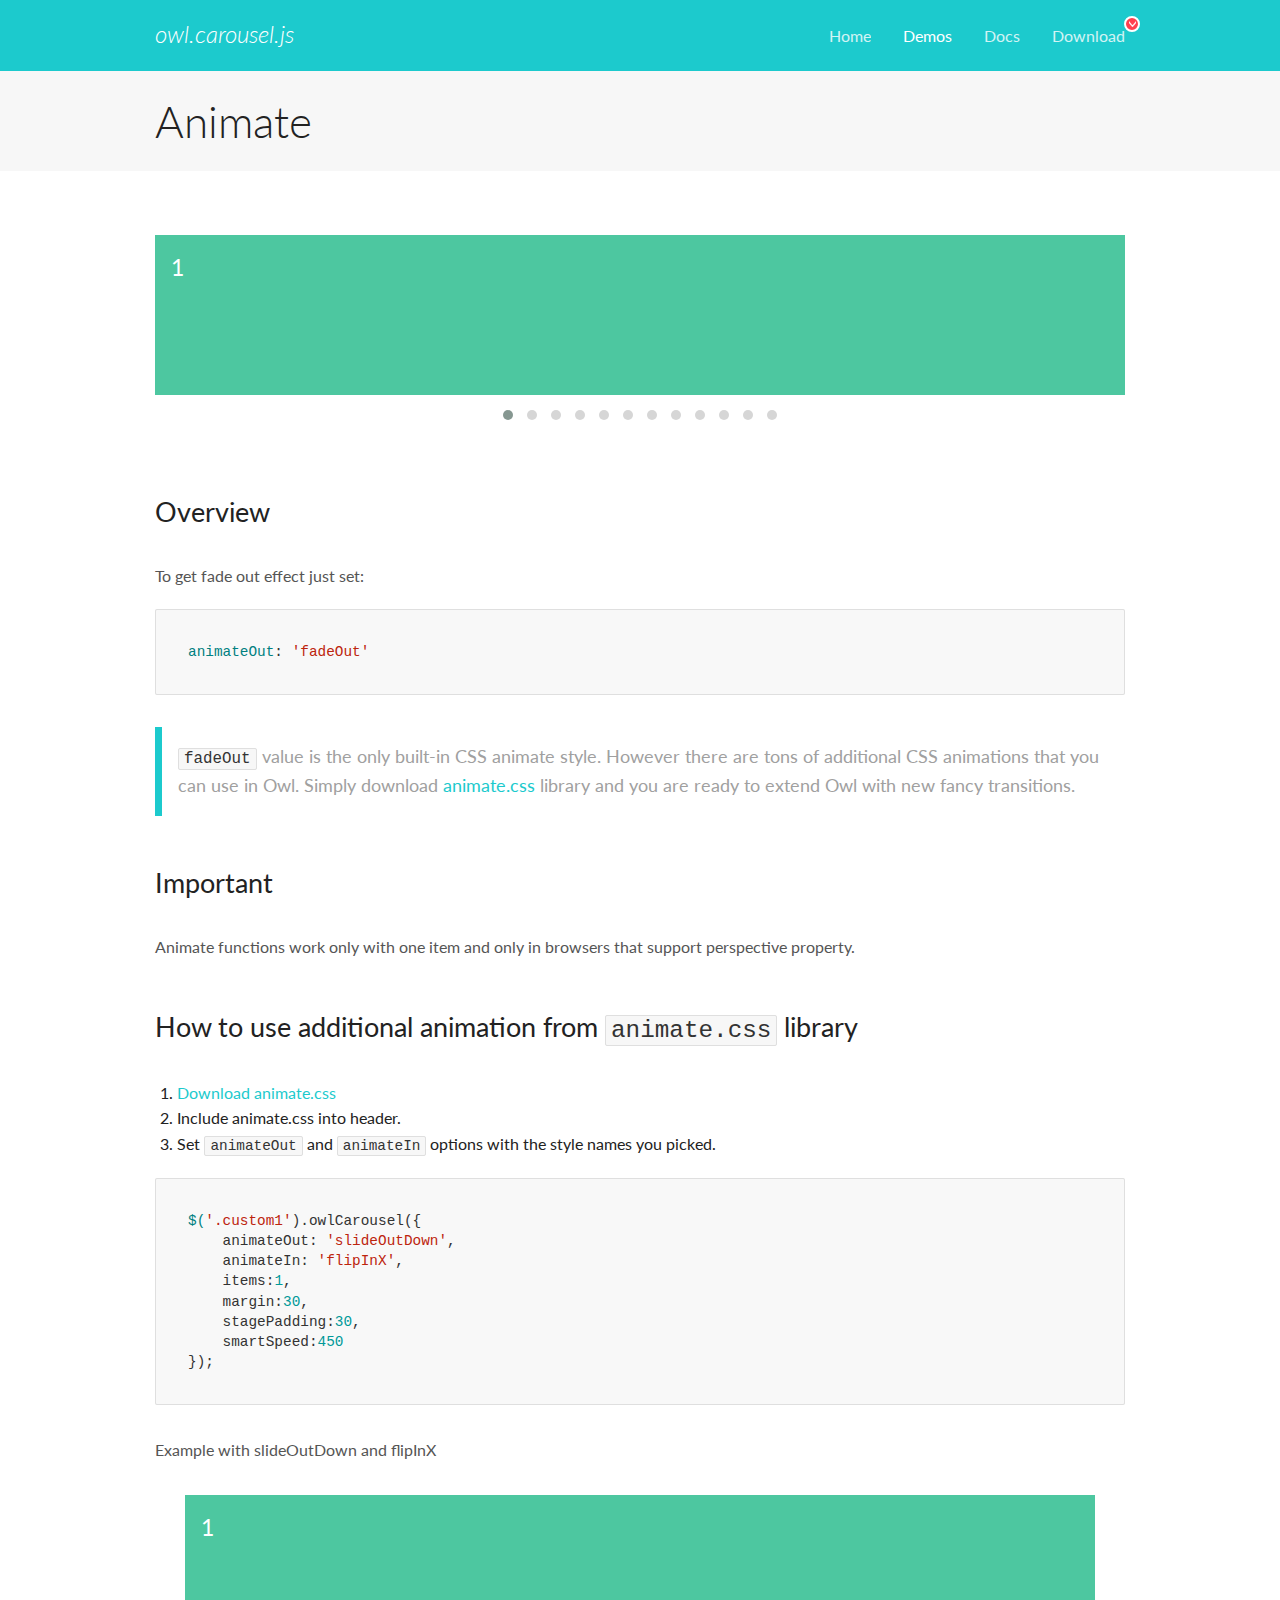
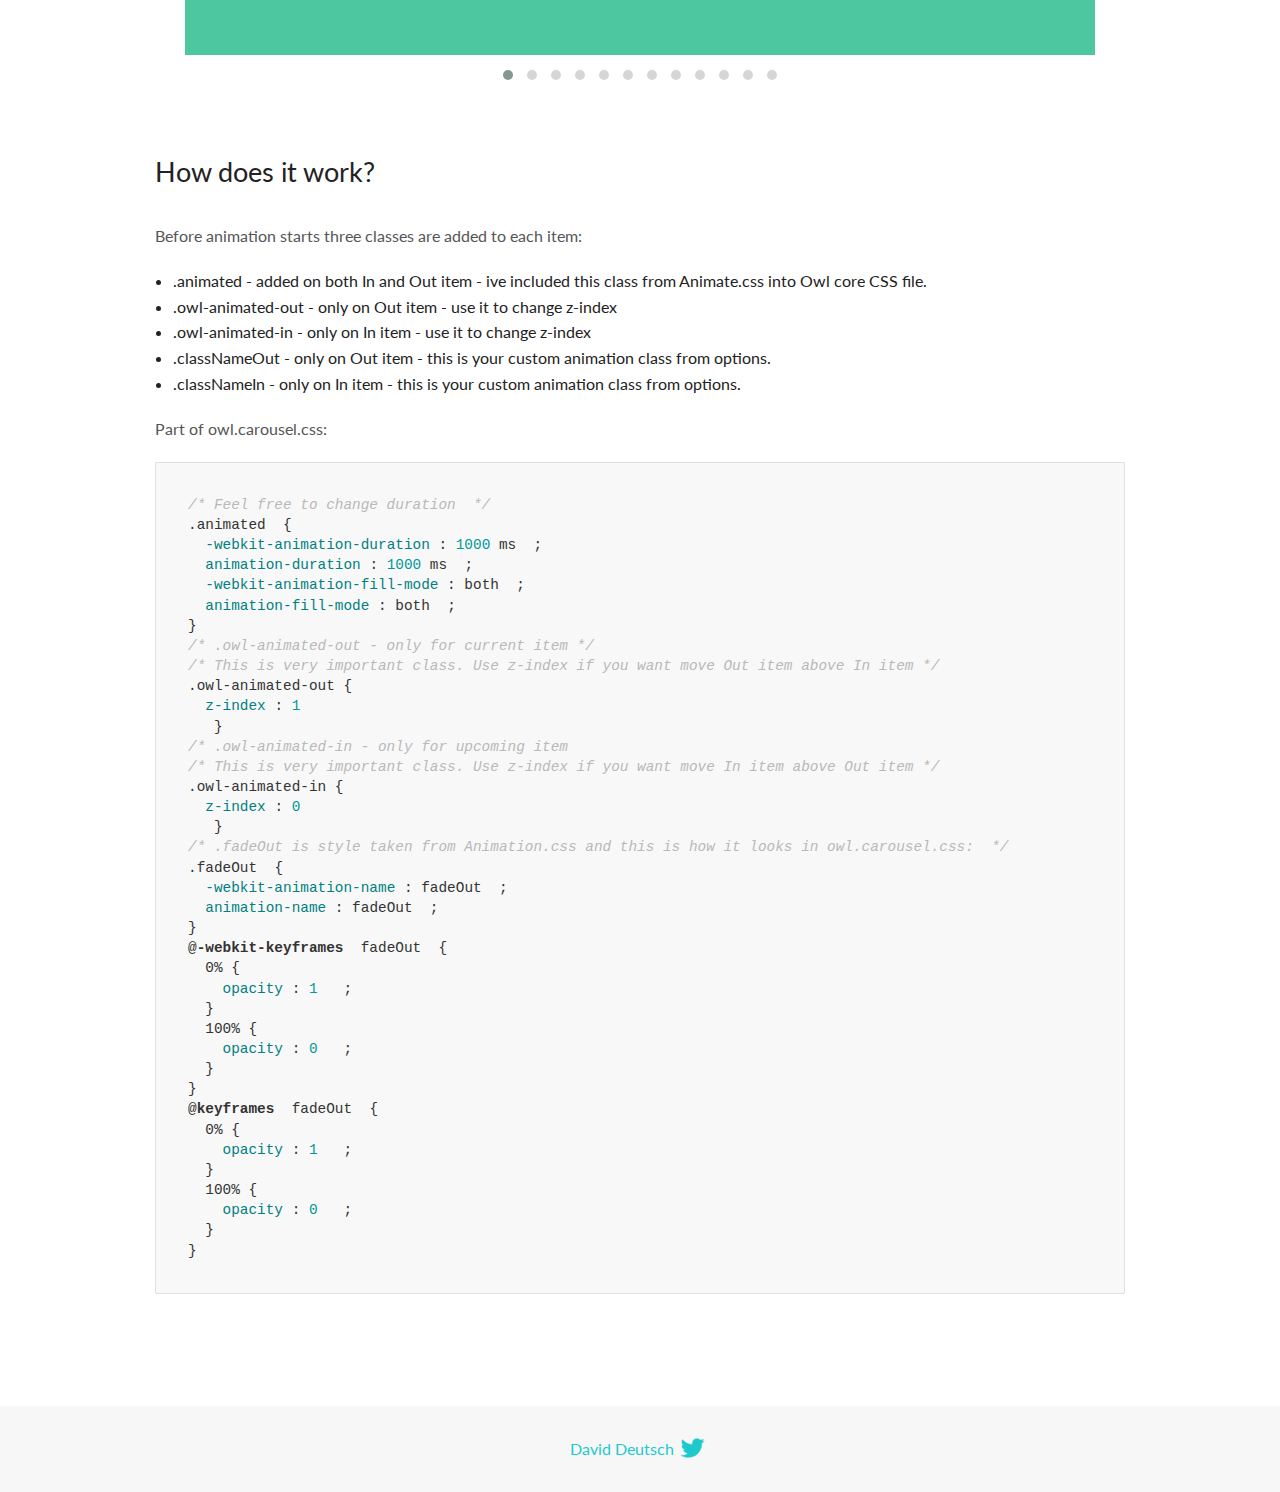
<file: Icon&photo/OwlCarousel2-2.3.4 (1)/OwlCarousel2-2.3.4/docs/demos/animate.html>
<!DOCTYPE html>
<html lang="en">
  <head>

    <!-- head -->
    <meta charset="utf-8">
    <meta name="msapplication-tap-highlight" content="no" />
    <meta name="viewport" content="width=device-width, initial-scale=1.0" />
    <meta name="description" content="Animate carousel">
    <meta name="author" content="David Deutsch">
    <title>
      Animate Demo | Owl Carousel | 2.3.4
    </title>

    <!-- Stylesheets -->
    <link href='https://fonts.googleapis.com/css?family=Lato:300,400,700,400italic,300italic' rel='stylesheet' type='text/css'>
    <link rel="stylesheet" href="../assets/css/docs.theme.min.css">

    <!-- Owl Stylesheets -->
    <link rel="stylesheet" href="../assets/owlcarousel/assets/owl.carousel.min.css">
    <link rel="stylesheet" href="../assets/owlcarousel/assets/owl.theme.default.min.css">

    <!-- HTML5 shim and Respond.js IE8 support of HTML5 elements and media queries -->

    <!--[if lt IE 9]>
      <script src="https://oss.maxcdn.com/libs/html5shiv/3.7.0/html5shiv.js"></script>
      <script src="https://oss.maxcdn.com/libs/respond.js/1.3.0/respond.min.js"></script>
    <![endif]-->

    <!-- Favicons -->
    <link rel="apple-touch-icon-precomposed" sizes="144x144" href="../assets/ico/apple-touch-icon-144-precomposed.png">
    <link rel="shortcut icon" href="../assets/ico/favicon.png">
    <link rel="shortcut icon" href="favicon.ico">

    <!-- Yeah i know js should not be in header. Its required for demos.-->

    <!-- javascript -->
    <script src="../assets/vendors/jquery.min.js"></script>
    <script src="../assets/owlcarousel/owl.carousel.js"></script>
  </head>
  <body>

    <!-- header -->
    <header class="header">
      <div class="row">
        <div class="large-12 columns">
          <div class="brand left">
            <h3>
              <a href="/OwlCarousel2/">owl.carousel.js</a> 
            </h3>
          </div>
          <a id="toggle-nav" class="right">
            <span></span> <span></span> <span></span> 
          </a> 
          <div class="nav-bar">
            <ul class="clearfix">
              <li> <a href="/OwlCarousel2/index.html">Home</a>  </li>
              <li class="active">
                <a href="/OwlCarousel2/demos/demos.html">Demos</a> 
              </li>
              <li> <a href="/OwlCarousel2/docs/started-welcome.html">Docs</a>  </li>
              <li>
                <a href="https://github.com/OwlCarousel2/OwlCarousel2/archive/2.3.4.zip">Download</a> 
                <span class="download"></span> 
              </li>
            </ul>
          </div>
        </div>
      </div>
    </header>

    <!-- title -->
    <section class="title">
      <div class="row">
        <div class="large-12 columns">
          <h1>Animate</h1>
        </div>
      </div>
    </section>

    <!--  Demos -->
    <section id="demos">
      <div class="row">
        <div class="large-12 columns">
          <div class="fadeOut owl-carousel owl-theme">
            <div class="item">
              <h4>1</h4>
            </div>
            <div class="item">
              <h4>2</h4>
            </div>
            <div class="item">
              <h4>3</h4>
            </div>
            <div class="item">
              <h4>4</h4>
            </div>
            <div class="item">
              <h4>5</h4>
            </div>
            <div class="item">
              <h4>6</h4>
            </div>
            <div class="item">
              <h4>7</h4>
            </div>
            <div class="item">
              <h4>8</h4>
            </div>
            <div class="item">
              <h4>9</h4>
            </div>
            <div class="item">
              <h4>10</h4>
            </div>
            <div class="item">
              <h4>11</h4>
            </div>
            <div class="item">
              <h4>12</h4>
            </div>
          </div>
          <h3 id="overview">Overview</h3>
          <p>To get fade out effect just set:</p>
          <pre><code>animateOut: &#39;fadeOut&#39;</code></pre>
          <blockquote>
            <p><code>fadeOut</code> value is the only built-in CSS animate style. However there are tons of additional CSS animations that you can use in Owl. Simply download
              <a href="https://daneden.github.io/animate.css/">animate.css</a>  library and you are ready to extend Owl with new fancy transitions.</p>
          </blockquote>
          <h3 id="important">Important</h3>
          <p>Animate functions work only with one item and only in browsers that support perspective property.</p>
          <h3 id="how-to-use-additional-animation-from-animate-css-library">How to use additional animation from <code>animate.css</code> library</h3>
          <ol>
            <li> <a href="https://daneden.github.io/animate.css/">Download animate.css</a>  </li>
            <li>Include animate.css into header.</li>
            <li>Set <code>animateOut</code> and <code>animateIn</code> options with the style names you picked.</li>
          </ol>
          <pre><code>$(&#39;.custom1&#39;).owlCarousel({
    animateOut: &#39;slideOutDown&#39;,
    animateIn: &#39;flipInX&#39;,
    items:1,
    margin:30,
    stagePadding:30,
    smartSpeed:450
});</code></pre>
          <p>Example with slideOutDown and flipInX</p>
          <div class="custom1 owl-carousel owl-theme">
            <div class="item">
              <h4>1</h4>
            </div>
            <div class="item">
              <h4>2</h4>
            </div>
            <div class="item">
              <h4>3</h4>
            </div>
            <div class="item">
              <h4>4</h4>
            </div>
            <div class="item">
              <h4>5</h4>
            </div>
            <div class="item">
              <h4>6</h4>
            </div>
            <div class="item">
              <h4>7</h4>
            </div>
            <div class="item">
              <h4>8</h4>
            </div>
            <div class="item">
              <h4>9</h4>
            </div>
            <div class="item">
              <h4>10</h4>
            </div>
            <div class="item">
              <h4>11</h4>
            </div>
            <div class="item">
              <h4>12</h4>
            </div>
          </div>
          <h3 id="how-does-it-work-">How does it work?</h3>
          <p>Before animation starts three classes are added to each item:</p>
          <ul>
            <li>.animated - added on both In and Out item - ive included this class from Animate.css into Owl core CSS file.</li>
            <li>.owl-animated-out - only on Out item - use it to change z-index</li>
            <li>.owl-animated-in - only on In item - use it to change z-index</li>
            <li>.classNameOut - only on Out item - this is your custom animation class from options.</li>
            <li>.classNameIn - only on In item - this is your custom animation class from options.</li>
          </ul>
          <p>Part of owl.carousel.css:</p>
          <pre><code class="language-css"><span class="comment">/* Feel free to change duration  */</span> 
<span class="class">.animated</span>  <span class="rules">{
  <span class="rule"><span class="attribute">-webkit-animation-duration</span> :<span class="value"> <span class="number">1000</span> ms</span> </span> ;
  <span class="rule"><span class="attribute">animation-duration</span> :<span class="value"> <span class="number">1000</span> ms</span> </span> ;
  <span class="rule"><span class="attribute">-webkit-animation-fill-mode</span> :<span class="value"> both</span> </span> ;
  <span class="rule"><span class="attribute">animation-fill-mode</span> :<span class="value"> both</span> </span> ;
<span class="rule">}</span> </span> 
<span class="comment">/* .owl-animated-out - only for current item */</span> 
<span class="comment">/* This is very important class. Use z-index if you want move Out item above In item */</span> 
<span class="class">.owl-animated-out</span> <span class="rules">{
  <span class="rule"><span class="attribute">z-index</span> :<span class="value"> <span class="number">1</span> 
</span> </span> </span> }
<span class="comment">/* .owl-animated-in - only for upcoming item
/* This is very important class. Use z-index if you want move In item above Out item */</span> 
<span class="class">.owl-animated-in</span> <span class="rules">{
  <span class="rule"><span class="attribute">z-index</span> :<span class="value"> <span class="number">0</span> 
</span> </span> </span> }
<span class="comment">/* .fadeOut is style taken from Animation.css and this is how it looks in owl.carousel.css:  */</span> 
<span class="class">.fadeOut</span>  <span class="rules">{
  <span class="rule"><span class="attribute">-webkit-animation-name</span> :<span class="value"> fadeOut</span> </span> ;
  <span class="rule"><span class="attribute">animation-name</span> :<span class="value"> fadeOut</span> </span> ;
<span class="rule">}</span> </span> 
<span class="at_rule">@<span class="keyword">-webkit-keyframes</span>  fadeOut </span> {
  0% <span class="rules">{
    <span class="rule"><span class="attribute">opacity</span> :<span class="value"> <span class="number">1</span> </span> </span> ;
  <span class="rule">}</span> </span> 
  100% <span class="rules">{
    <span class="rule"><span class="attribute">opacity</span> :<span class="value"> <span class="number">0</span> </span> </span> ;
  <span class="rule">}</span> </span> 
}
<span class="at_rule">@<span class="keyword">keyframes</span>  fadeOut </span> {
  0% <span class="rules">{
    <span class="rule"><span class="attribute">opacity</span> :<span class="value"> <span class="number">1</span> </span> </span> ;
  <span class="rule">}</span> </span> 
  100% <span class="rules">{
    <span class="rule"><span class="attribute">opacity</span> :<span class="value"> <span class="number">0</span> </span> </span> ;
  <span class="rule">}</span> </span> 
}</code></pre>
          <link rel="stylesheet" href="../assets/css/animate.css">
          <script>
            jQuery(document).ready(function($) {
              $('.fadeOut').owlCarousel({
                items: 1,
                animateOut: 'fadeOut',
                loop: true,
                margin: 10,
              });
              $('.custom1').owlCarousel({
                animateOut: 'slideOutDown',
                animateIn: 'flipInX',
                items: 1,
                margin: 30,
                stagePadding: 30,
                smartSpeed: 450
              });
            });
          </script>
        </div>
      </div>
    </section>

    <!-- footer -->
    <footer class="footer">
      <div class="row">
        <div class="large-12 columns">
          <h5>
            <a href="/OwlCarousel2/docs/support-contact.html">David Deutsch</a> 
            <a id="custom-tweet-button" href="https://twitter.com/share?url=https://github.com/OwlCarousel2/OwlCarousel2&text=Owl Carousel - This is so awesome! " target="_blank"></a> 
          </h5>
        </div>
      </div>
    </footer>

    <!-- vendors -->
    <script src="../assets/vendors/highlight.js"></script>
    <script src="../assets/js/app.js"></script>
  </body>
</html>
</file>
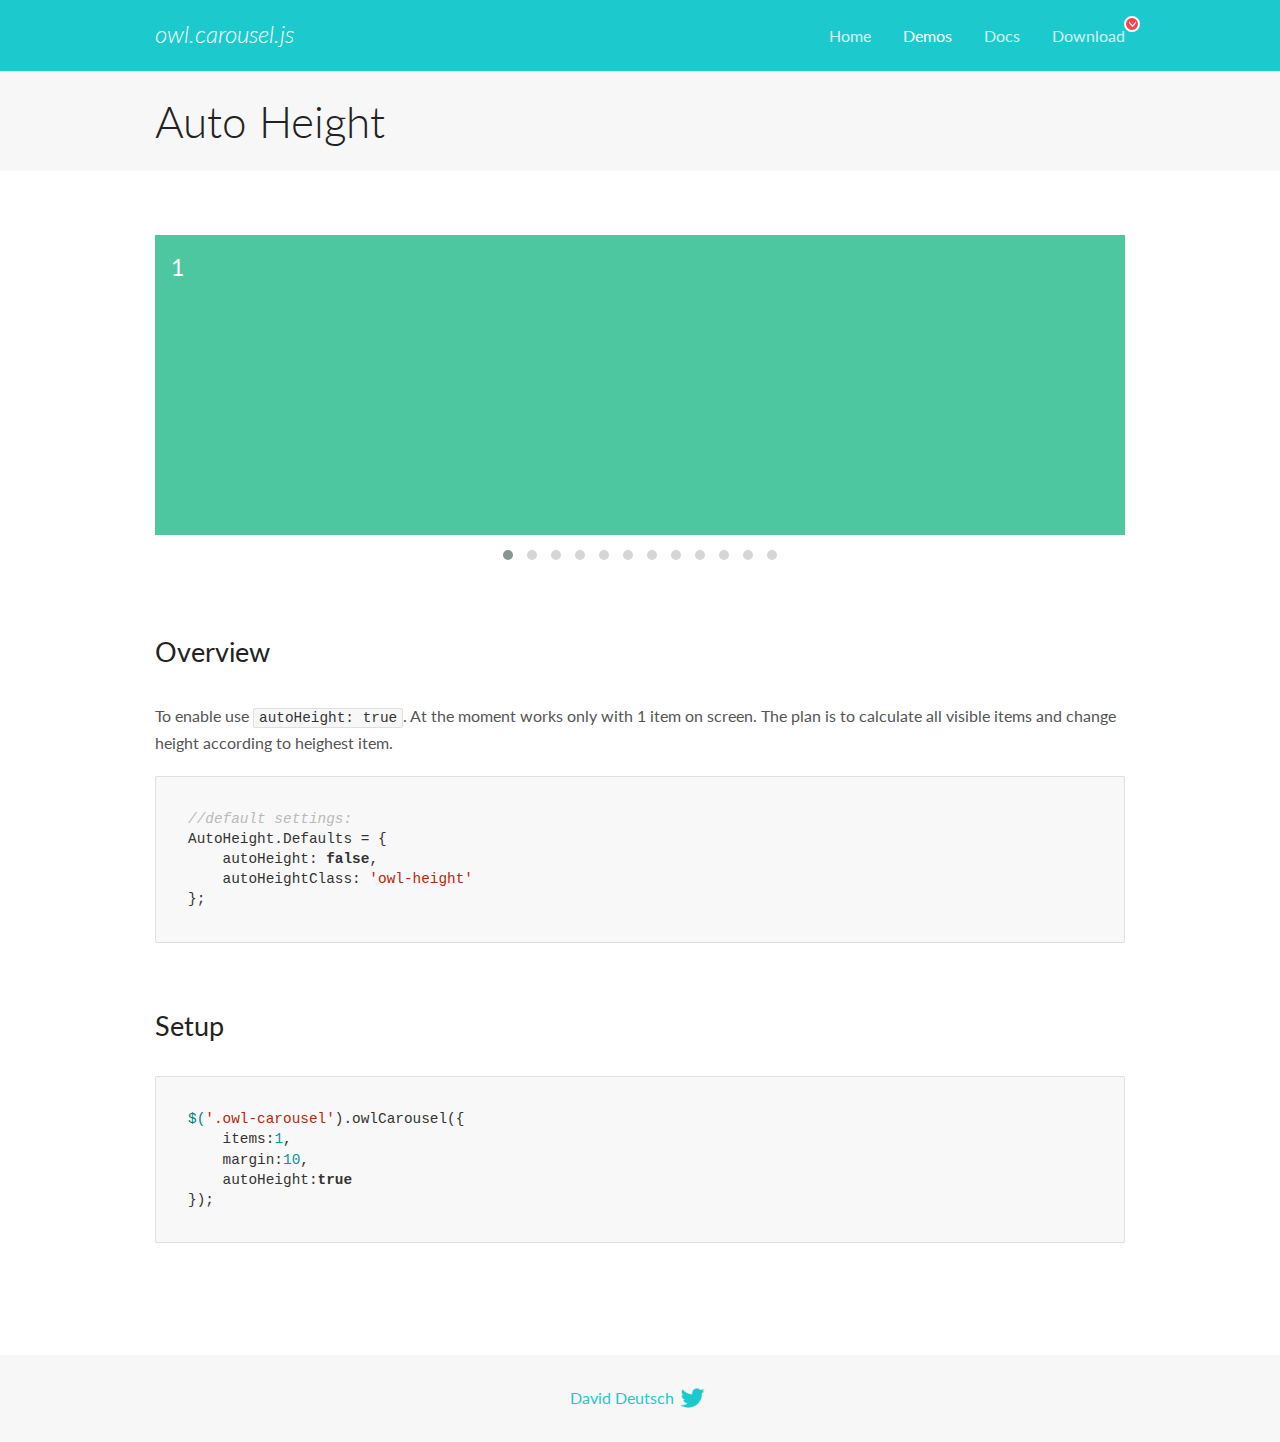
<file: Icon&photo/OwlCarousel2-2.3.4 (1)/OwlCarousel2-2.3.4/docs/demos/autoheight.html>
<!DOCTYPE html>
<html lang="en">
  <head>

    <!-- head -->
    <meta charset="utf-8">
    <meta name="msapplication-tap-highlight" content="no" />
    <meta name="viewport" content="width=device-width, initial-scale=1.0" />
    <meta name="description" content="autoHeight usage demo">
    <meta name="author" content="David Deutsch">
    <title>
      Auto Height Demo | Owl Carousel | 2.3.4
    </title>

    <!-- Stylesheets -->
    <link href='https://fonts.googleapis.com/css?family=Lato:300,400,700,400italic,300italic' rel='stylesheet' type='text/css'>
    <link rel="stylesheet" href="../assets/css/docs.theme.min.css">

    <!-- Owl Stylesheets -->
    <link rel="stylesheet" href="../assets/owlcarousel/assets/owl.carousel.min.css">
    <link rel="stylesheet" href="../assets/owlcarousel/assets/owl.theme.default.min.css">

    <!-- HTML5 shim and Respond.js IE8 support of HTML5 elements and media queries -->

    <!--[if lt IE 9]>
      <script src="https://oss.maxcdn.com/libs/html5shiv/3.7.0/html5shiv.js"></script>
      <script src="https://oss.maxcdn.com/libs/respond.js/1.3.0/respond.min.js"></script>
    <![endif]-->

    <!-- Favicons -->
    <link rel="apple-touch-icon-precomposed" sizes="144x144" href="../assets/ico/apple-touch-icon-144-precomposed.png">
    <link rel="shortcut icon" href="../assets/ico/favicon.png">
    <link rel="shortcut icon" href="favicon.ico">

    <!-- Yeah i know js should not be in header. Its required for demos.-->

    <!-- javascript -->
    <script src="../assets/vendors/jquery.min.js"></script>
    <script src="../assets/owlcarousel/owl.carousel.js"></script>
  </head>
  <body>

    <!-- header -->
    <header class="header">
      <div class="row">
        <div class="large-12 columns">
          <div class="brand left">
            <h3>
              <a href="/OwlCarousel2/">owl.carousel.js</a> 
            </h3>
          </div>
          <a id="toggle-nav" class="right">
            <span></span> <span></span> <span></span> 
          </a> 
          <div class="nav-bar">
            <ul class="clearfix">
              <li> <a href="/OwlCarousel2/index.html">Home</a>  </li>
              <li class="active">
                <a href="/OwlCarousel2/demos/demos.html">Demos</a> 
              </li>
              <li> <a href="/OwlCarousel2/docs/started-welcome.html">Docs</a>  </li>
              <li>
                <a href="https://github.com/OwlCarousel2/OwlCarousel2/archive/2.3.4.zip">Download</a> 
                <span class="download"></span> 
              </li>
            </ul>
          </div>
        </div>
      </div>
    </header>

    <!-- title -->
    <section class="title">
      <div class="row">
        <div class="large-12 columns">
          <h1>Auto Height</h1>
        </div>
      </div>
    </section>

    <!--  Demos -->
    <section id="demos">
      <div class="row">
        <div class="large-12 columns">
          <div class="owl-carousel owl-theme">
            <div class="item" style="height:300px">
              <h4>1</h4>
            </div>
            <div class="item" style="height:100px">
              <h4>2</h4>
            </div>
            <div class="item" style="height:500px">
              <h4>3</h4>
            </div>
            <div class="item" style="height:250px">
              <h4>4</h4>
            </div>
            <div class="item" style="height:400px">
              <h4>5</h4>
            </div>
            <div class="item" style="height:500px">
              <h4>6</h4>
            </div>
            <div class="item" style="height:600px">
              <h4>7</h4>
            </div>
            <div class="item" style="height:400px">
              <h4>8</h4>
            </div>
            <div class="item" style="height:300px">
              <h4>9</h4>
            </div>
            <div class="item" style="height:350px">
              <h4>10</h4>
            </div>
            <div class="item" style="height:200px">
              <h4>11</h4>
            </div>
            <div class="item" style="height:150px">
              <h4>12</h4>
            </div>
          </div>
          <h3 id="overview">Overview</h3>
          <p>To enable use <code>autoHeight: true</code>. At the moment works only with 1 item on screen. The plan is to calculate all visible items and change height according to heighest item.</p>
          <pre><code>//default settings:
AutoHeight.Defaults = {
    autoHeight: false,
    autoHeightClass: &#39;owl-height&#39;
};</code></pre>
          <h3 id="setup">Setup</h3>
          <pre><code>$(&#39;.owl-carousel&#39;).owlCarousel({
    items:1,
    margin:10,
    autoHeight:true
});</code></pre>
          <script>
            $(document).ready(function() {
              $('.owl-carousel').owlCarousel({
                items: 1,
                margin: 10,
                autoHeight: true
              });
            })
          </script>
        </div>
      </div>
    </section>

    <!-- footer -->
    <footer class="footer">
      <div class="row">
        <div class="large-12 columns">
          <h5>
            <a href="/OwlCarousel2/docs/support-contact.html">David Deutsch</a> 
            <a id="custom-tweet-button" href="https://twitter.com/share?url=https://github.com/OwlCarousel2/OwlCarousel2&text=Owl Carousel - This is so awesome! " target="_blank"></a> 
          </h5>
        </div>
      </div>
    </footer>

    <!-- vendors -->
    <script src="../assets/vendors/highlight.js"></script>
    <script src="../assets/js/app.js"></script>
  </body>
</html>
</file>
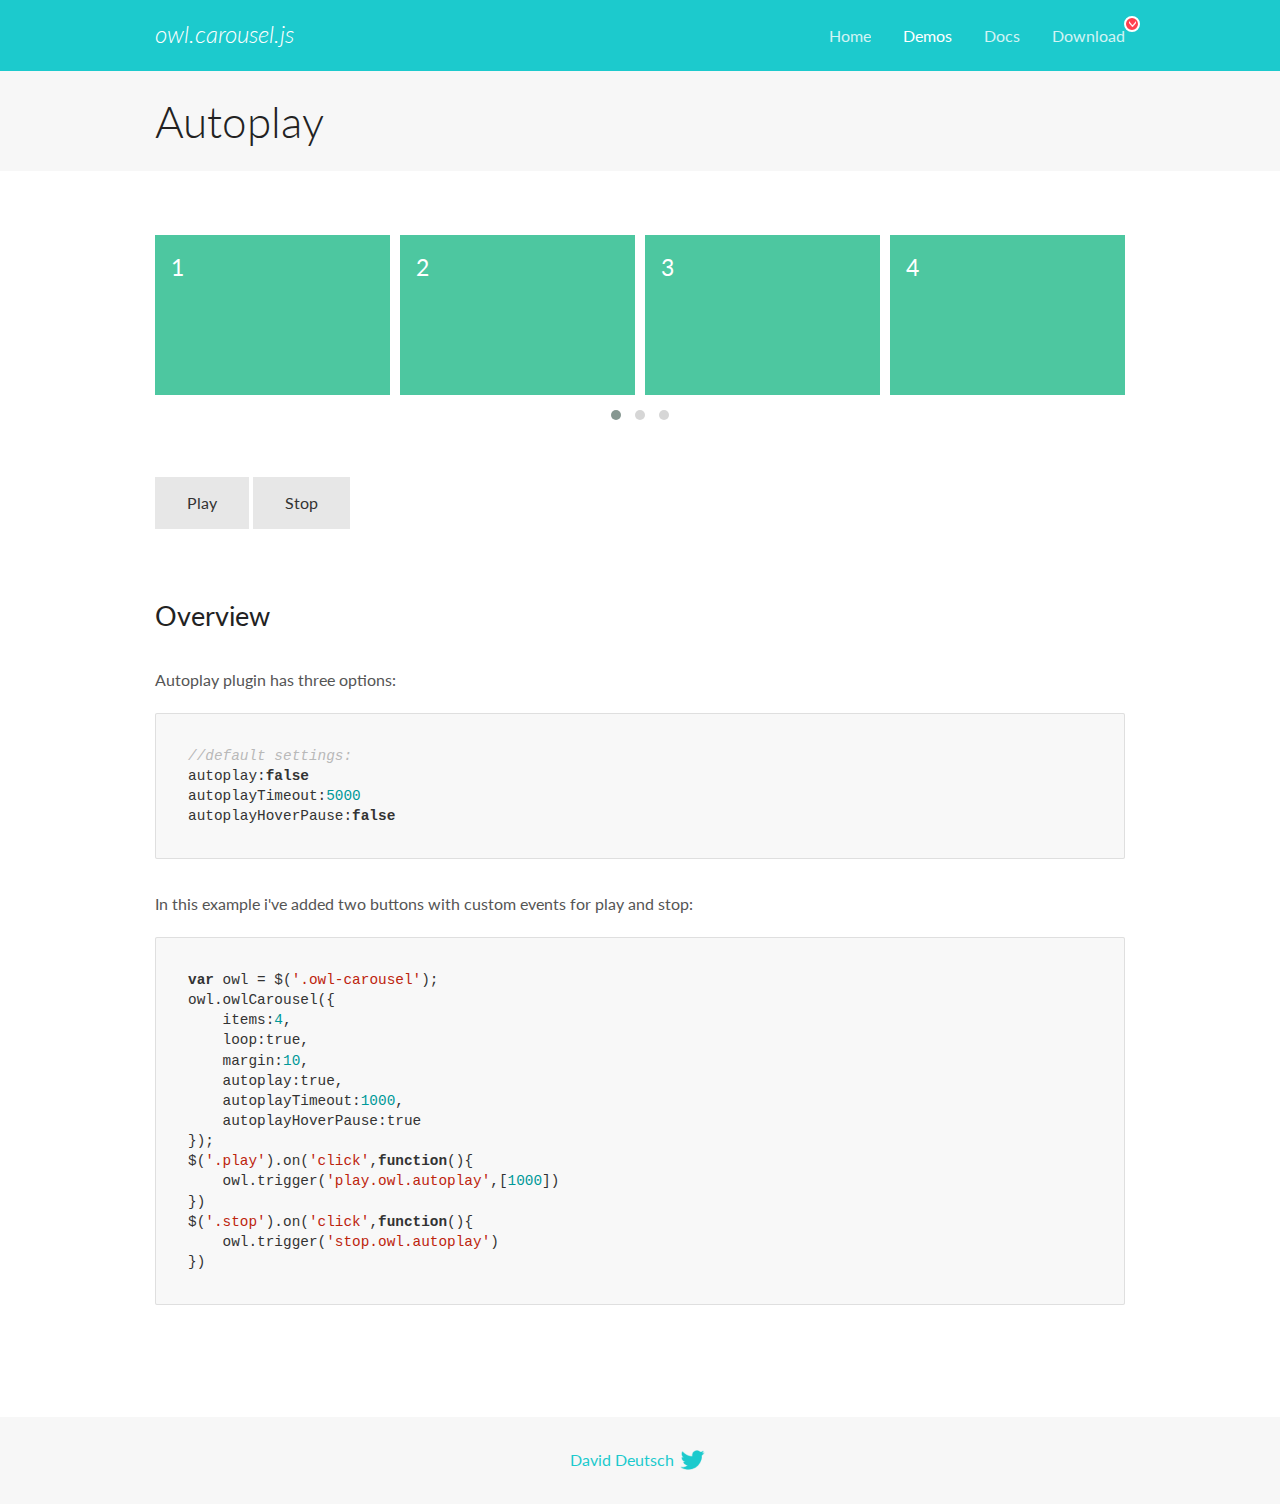
<file: Icon&photo/OwlCarousel2-2.3.4 (1)/OwlCarousel2-2.3.4/docs/demos/autoplay.html>
<!DOCTYPE html>
<html lang="en">
  <head>

    <!-- head -->
    <meta charset="utf-8">
    <meta name="msapplication-tap-highlight" content="no" />
    <meta name="viewport" content="width=device-width, initial-scale=1.0" />
    <meta name="description" content="Autoplay usage demo">
    <meta name="author" content="David Deutsch">
    <title>
      Autoplay Demo | Owl Carousel | 2.3.4
    </title>

    <!-- Stylesheets -->
    <link href='https://fonts.googleapis.com/css?family=Lato:300,400,700,400italic,300italic' rel='stylesheet' type='text/css'>
    <link rel="stylesheet" href="../assets/css/docs.theme.min.css">

    <!-- Owl Stylesheets -->
    <link rel="stylesheet" href="../assets/owlcarousel/assets/owl.carousel.min.css">
    <link rel="stylesheet" href="../assets/owlcarousel/assets/owl.theme.default.min.css">

    <!-- HTML5 shim and Respond.js IE8 support of HTML5 elements and media queries -->

    <!--[if lt IE 9]>
      <script src="https://oss.maxcdn.com/libs/html5shiv/3.7.0/html5shiv.js"></script>
      <script src="https://oss.maxcdn.com/libs/respond.js/1.3.0/respond.min.js"></script>
    <![endif]-->

    <!-- Favicons -->
    <link rel="apple-touch-icon-precomposed" sizes="144x144" href="../assets/ico/apple-touch-icon-144-precomposed.png">
    <link rel="shortcut icon" href="../assets/ico/favicon.png">
    <link rel="shortcut icon" href="favicon.ico">

    <!-- Yeah i know js should not be in header. Its required for demos.-->

    <!-- javascript -->
    <script src="../assets/vendors/jquery.min.js"></script>
    <script src="../assets/owlcarousel/owl.carousel.js"></script>
  </head>
  <body>

    <!-- header -->
    <header class="header">
      <div class="row">
        <div class="large-12 columns">
          <div class="brand left">
            <h3>
              <a href="/OwlCarousel2/">owl.carousel.js</a> 
            </h3>
          </div>
          <a id="toggle-nav" class="right">
            <span></span> <span></span> <span></span> 
          </a> 
          <div class="nav-bar">
            <ul class="clearfix">
              <li> <a href="/OwlCarousel2/index.html">Home</a>  </li>
              <li class="active">
                <a href="/OwlCarousel2/demos/demos.html">Demos</a> 
              </li>
              <li> <a href="/OwlCarousel2/docs/started-welcome.html">Docs</a>  </li>
              <li>
                <a href="https://github.com/OwlCarousel2/OwlCarousel2/archive/2.3.4.zip">Download</a> 
                <span class="download"></span> 
              </li>
            </ul>
          </div>
        </div>
      </div>
    </header>

    <!-- title -->
    <section class="title">
      <div class="row">
        <div class="large-12 columns">
          <h1>Autoplay</h1>
        </div>
      </div>
    </section>

    <!--  Demos -->
    <section id="demos">
      <div class="row">
        <div class="large-12 columns">
          <div class="owl-carousel owl-theme">
            <div class="item">
              <h4>1</h4>
            </div>
            <div class="item">
              <h4>2</h4>
            </div>
            <div class="item">
              <h4>3</h4>
            </div>
            <div class="item">
              <h4>4</h4>
            </div>
            <div class="item">
              <h4>5</h4>
            </div>
            <div class="item">
              <h4>6</h4>
            </div>
            <div class="item">
              <h4>7</h4>
            </div>
            <div class="item">
              <h4>8</h4>
            </div>
            <div class="item">
              <h4>9</h4>
            </div>
            <div class="item">
              <h4>10</h4>
            </div>
            <div class="item">
              <h4>11</h4>
            </div>
            <div class="item">
              <h4>12</h4>
            </div>
          </div>
          <a class="button secondary play">Play</a> 
          <a class="button secondary stop">Stop</a> 
          <h3 id="overview">Overview</h3>
          <p>Autoplay plugin has three options:</p>
          <pre><code>//default settings:
autoplay:false
autoplayTimeout:5000
autoplayHoverPause:false</code></pre>
          <p>In this example i&#39;ve added two buttons with custom events for play and stop:</p>
          <pre><code>var owl = $(&#39;.owl-carousel&#39;);
owl.owlCarousel({
    items:4,
    loop:true,
    margin:10,
    autoplay:true,
    autoplayTimeout:1000,
    autoplayHoverPause:true
});
$(&#39;.play&#39;).on(&#39;click&#39;,function(){
    owl.trigger(&#39;play.owl.autoplay&#39;,[1000])
})
$(&#39;.stop&#39;).on(&#39;click&#39;,function(){
    owl.trigger(&#39;stop.owl.autoplay&#39;)
})</code></pre>
          <script>
            $(document).ready(function() {
              var owl = $('.owl-carousel');
              owl.owlCarousel({
                items: 4,
                loop: true,
                margin: 10,
                autoplay: true,
                autoplayTimeout: 1000,
                autoplayHoverPause: true
              });
              $('.play').on('click', function() {
                owl.trigger('play.owl.autoplay', [1000])
              })
              $('.stop').on('click', function() {
                owl.trigger('stop.owl.autoplay')
              })
            })
          </script>
        </div>
      </div>
    </section>

    <!-- footer -->
    <footer class="footer">
      <div class="row">
        <div class="large-12 columns">
          <h5>
            <a href="/OwlCarousel2/docs/support-contact.html">David Deutsch</a> 
            <a id="custom-tweet-button" href="https://twitter.com/share?url=https://github.com/OwlCarousel2/OwlCarousel2&text=Owl Carousel - This is so awesome! " target="_blank"></a> 
          </h5>
        </div>
      </div>
    </footer>

    <!-- vendors -->
    <script src="../assets/vendors/highlight.js"></script>
    <script src="../assets/js/app.js"></script>
  </body>
</html>
</file>
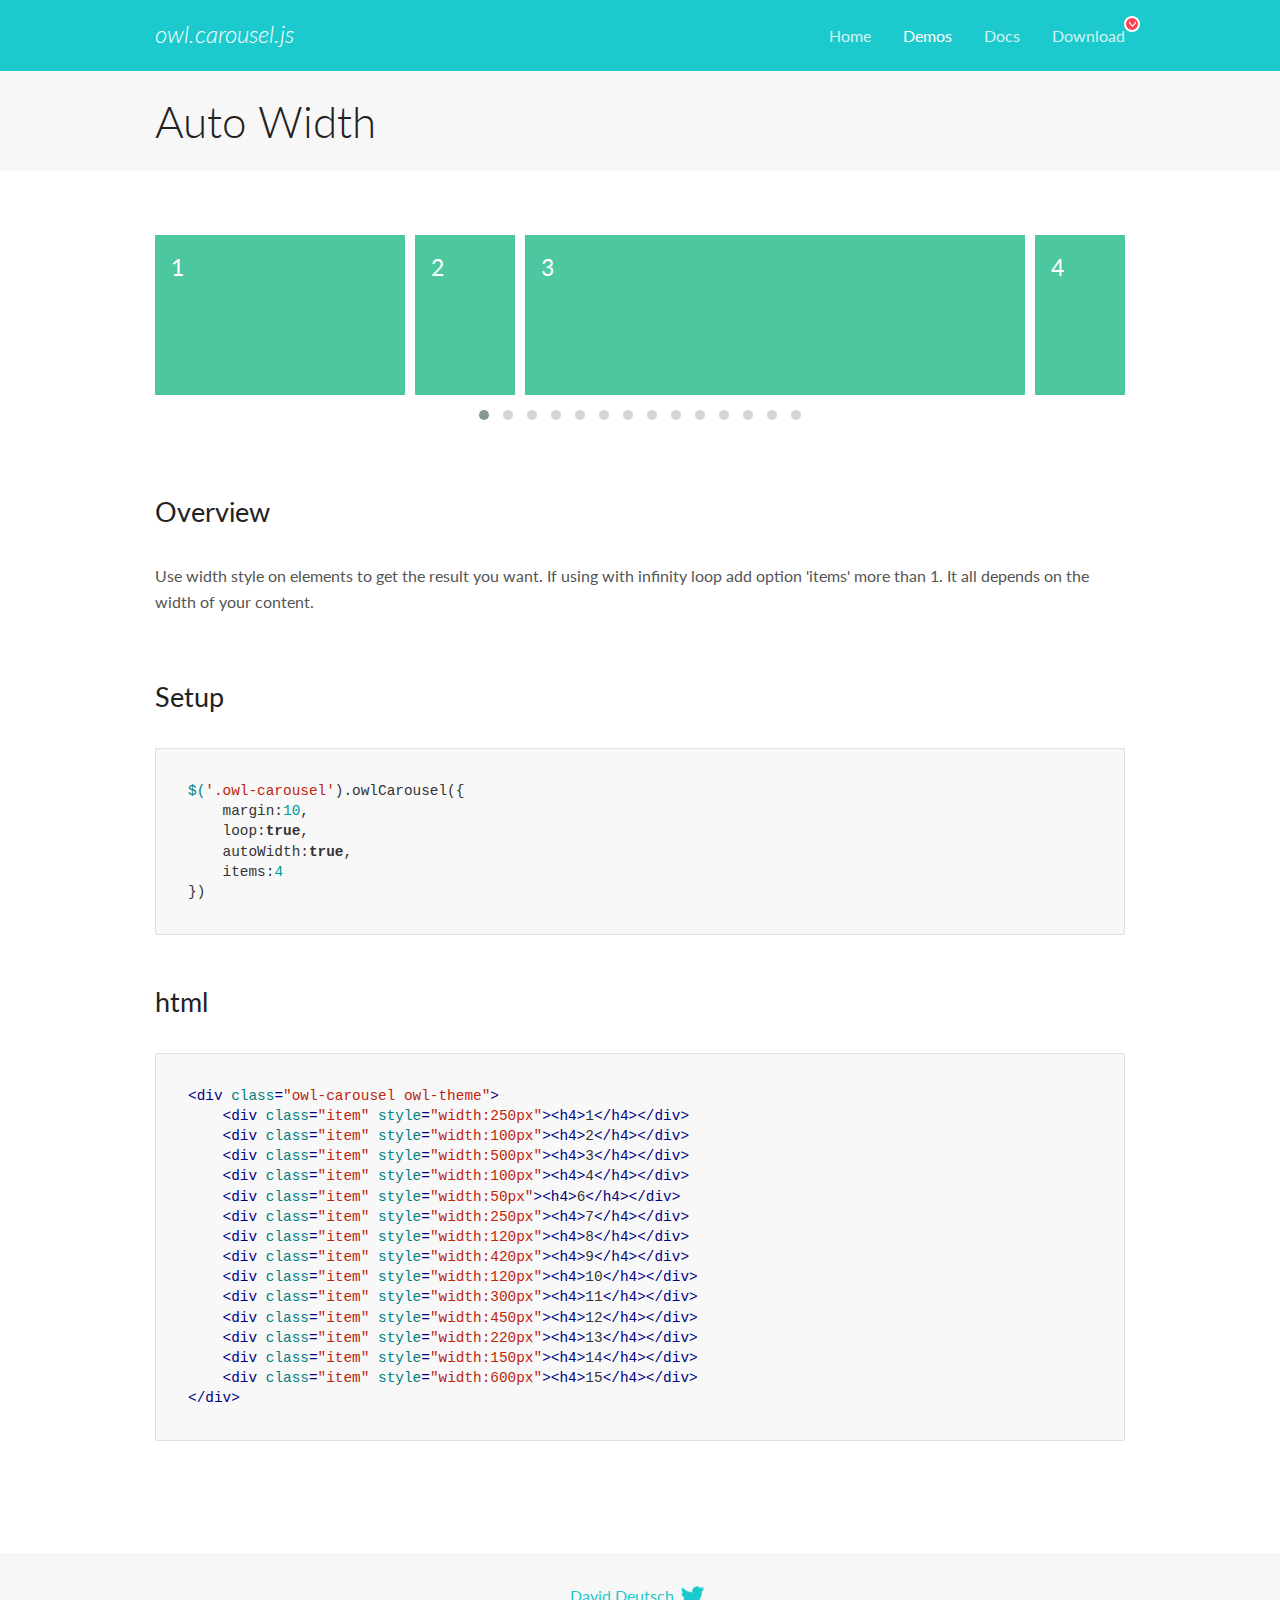
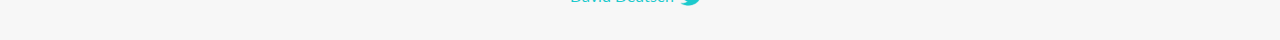
<file: Icon&photo/OwlCarousel2-2.3.4 (1)/OwlCarousel2-2.3.4/docs/demos/autowidth.html>
<!DOCTYPE html>
<html lang="en">
  <head>

    <!-- head -->
    <meta charset="utf-8">
    <meta name="msapplication-tap-highlight" content="no" />
    <meta name="viewport" content="width=device-width, initial-scale=1.0" />
    <meta name="description" content="Auto Width">
    <meta name="author" content="David Deutsch">
    <title>
      Auto Width Demo | Owl Carousel | 2.3.4
    </title>

    <!-- Stylesheets -->
    <link href='https://fonts.googleapis.com/css?family=Lato:300,400,700,400italic,300italic' rel='stylesheet' type='text/css'>
    <link rel="stylesheet" href="../assets/css/docs.theme.min.css">

    <!-- Owl Stylesheets -->
    <link rel="stylesheet" href="../assets/owlcarousel/assets/owl.carousel.min.css">
    <link rel="stylesheet" href="../assets/owlcarousel/assets/owl.theme.default.min.css">

    <!-- HTML5 shim and Respond.js IE8 support of HTML5 elements and media queries -->

    <!--[if lt IE 9]>
      <script src="https://oss.maxcdn.com/libs/html5shiv/3.7.0/html5shiv.js"></script>
      <script src="https://oss.maxcdn.com/libs/respond.js/1.3.0/respond.min.js"></script>
    <![endif]-->

    <!-- Favicons -->
    <link rel="apple-touch-icon-precomposed" sizes="144x144" href="../assets/ico/apple-touch-icon-144-precomposed.png">
    <link rel="shortcut icon" href="../assets/ico/favicon.png">
    <link rel="shortcut icon" href="favicon.ico">

    <!-- Yeah i know js should not be in header. Its required for demos.-->

    <!-- javascript -->
    <script src="../assets/vendors/jquery.min.js"></script>
    <script src="../assets/owlcarousel/owl.carousel.js"></script>
  </head>
  <body>

    <!-- header -->
    <header class="header">
      <div class="row">
        <div class="large-12 columns">
          <div class="brand left">
            <h3>
              <a href="/OwlCarousel2/">owl.carousel.js</a> 
            </h3>
          </div>
          <a id="toggle-nav" class="right">
            <span></span> <span></span> <span></span> 
          </a> 
          <div class="nav-bar">
            <ul class="clearfix">
              <li> <a href="/OwlCarousel2/index.html">Home</a>  </li>
              <li class="active">
                <a href="/OwlCarousel2/demos/demos.html">Demos</a> 
              </li>
              <li> <a href="/OwlCarousel2/docs/started-welcome.html">Docs</a>  </li>
              <li>
                <a href="https://github.com/OwlCarousel2/OwlCarousel2/archive/2.3.4.zip">Download</a> 
                <span class="download"></span> 
              </li>
            </ul>
          </div>
        </div>
      </div>
    </header>

    <!-- title -->
    <section class="title">
      <div class="row">
        <div class="large-12 columns">
          <h1>Auto Width</h1>
        </div>
      </div>
    </section>

    <!--  Demos -->
    <section id="demos">
      <div class="row">
        <div class="large-12 columns">
          <div class="owl-carousel owl-theme">
            <div class="item" style="width:250px">
              <h4>1</h4>
            </div>
            <div class="item" style="width:100px">
              <h4>2</h4>
            </div>
            <div class="item" style="width:500px">
              <h4>3</h4>
            </div>
            <div class="item" style="width:100px">
              <h4>4</h4>
            </div>
            <div class="item" style="width:50px">
              <h4>6</h4>
            </div>
            <div class="item" style="width:250px">
              <h4>7</h4>
            </div>
            <div class="item" style="width:120px">
              <h4>8</h4>
            </div>
            <div class="item" style="width:420px">
              <h4>9</h4>
            </div>
            <div class="item" style="width:120px">
              <h4>10</h4>
            </div>
            <div class="item" style="width:300px">
              <h4>11</h4>
            </div>
            <div class="item" style="width:450px">
              <h4>12</h4>
            </div>
            <div class="item" style="width:220px">
              <h4>13</h4>
            </div>
            <div class="item" style="width:150px">
              <h4>14</h4>
            </div>
            <div class="item" style="width:600px">
              <h4>15</h4>
            </div>
          </div>
          <h3 id="overview">Overview</h3>
          <p>Use width style on elements to get the result you want. If using with infinity loop add option &#39;items&#39; more than 1. It all depends on the width of your content.</p>
          <h3 id="setup">Setup</h3>
          <pre><code>$(&#39;.owl-carousel&#39;).owlCarousel({
    margin:10,
    loop:true,
    autoWidth:true,
    items:4
})</code></pre>
          <h3 id="html">html</h3>
          <pre><code>&lt;div class=&quot;owl-carousel owl-theme&quot;&gt;
    &lt;div class=&quot;item&quot; style=&quot;width:250px&quot;&gt;&lt;h4&gt;1&lt;/h4&gt;&lt;/div&gt;
    &lt;div class=&quot;item&quot; style=&quot;width:100px&quot;&gt;&lt;h4&gt;2&lt;/h4&gt;&lt;/div&gt;
    &lt;div class=&quot;item&quot; style=&quot;width:500px&quot;&gt;&lt;h4&gt;3&lt;/h4&gt;&lt;/div&gt;
    &lt;div class=&quot;item&quot; style=&quot;width:100px&quot;&gt;&lt;h4&gt;4&lt;/h4&gt;&lt;/div&gt;
    &lt;div class=&quot;item&quot; style=&quot;width:50px&quot;&gt;&lt;h4&gt;6&lt;/h4&gt;&lt;/div&gt;
    &lt;div class=&quot;item&quot; style=&quot;width:250px&quot;&gt;&lt;h4&gt;7&lt;/h4&gt;&lt;/div&gt;
    &lt;div class=&quot;item&quot; style=&quot;width:120px&quot;&gt;&lt;h4&gt;8&lt;/h4&gt;&lt;/div&gt;
    &lt;div class=&quot;item&quot; style=&quot;width:420px&quot;&gt;&lt;h4&gt;9&lt;/h4&gt;&lt;/div&gt;
    &lt;div class=&quot;item&quot; style=&quot;width:120px&quot;&gt;&lt;h4&gt;10&lt;/h4&gt;&lt;/div&gt;
    &lt;div class=&quot;item&quot; style=&quot;width:300px&quot;&gt;&lt;h4&gt;11&lt;/h4&gt;&lt;/div&gt;
    &lt;div class=&quot;item&quot; style=&quot;width:450px&quot;&gt;&lt;h4&gt;12&lt;/h4&gt;&lt;/div&gt;
    &lt;div class=&quot;item&quot; style=&quot;width:220px&quot;&gt;&lt;h4&gt;13&lt;/h4&gt;&lt;/div&gt;
    &lt;div class=&quot;item&quot; style=&quot;width:150px&quot;&gt;&lt;h4&gt;14&lt;/h4&gt;&lt;/div&gt;
    &lt;div class=&quot;item&quot; style=&quot;width:600px&quot;&gt;&lt;h4&gt;15&lt;/h4&gt;&lt;/div&gt;
&lt;/div&gt;</code></pre>
          <script>
            $(document).ready(function() {
              $('.owl-carousel').owlCarousel({
                margin: 10,
                loop: true,
                autoWidth: true,
                items: 4
              })
            })
          </script>
        </div>
      </div>
    </section>

    <!-- footer -->
    <footer class="footer">
      <div class="row">
        <div class="large-12 columns">
          <h5>
            <a href="/OwlCarousel2/docs/support-contact.html">David Deutsch</a> 
            <a id="custom-tweet-button" href="https://twitter.com/share?url=https://github.com/OwlCarousel2/OwlCarousel2&text=Owl Carousel - This is so awesome! " target="_blank"></a> 
          </h5>
        </div>
      </div>
    </footer>

    <!-- vendors -->
    <script src="../assets/vendors/highlight.js"></script>
    <script src="../assets/js/app.js"></script>
  </body>
</html>
</file>
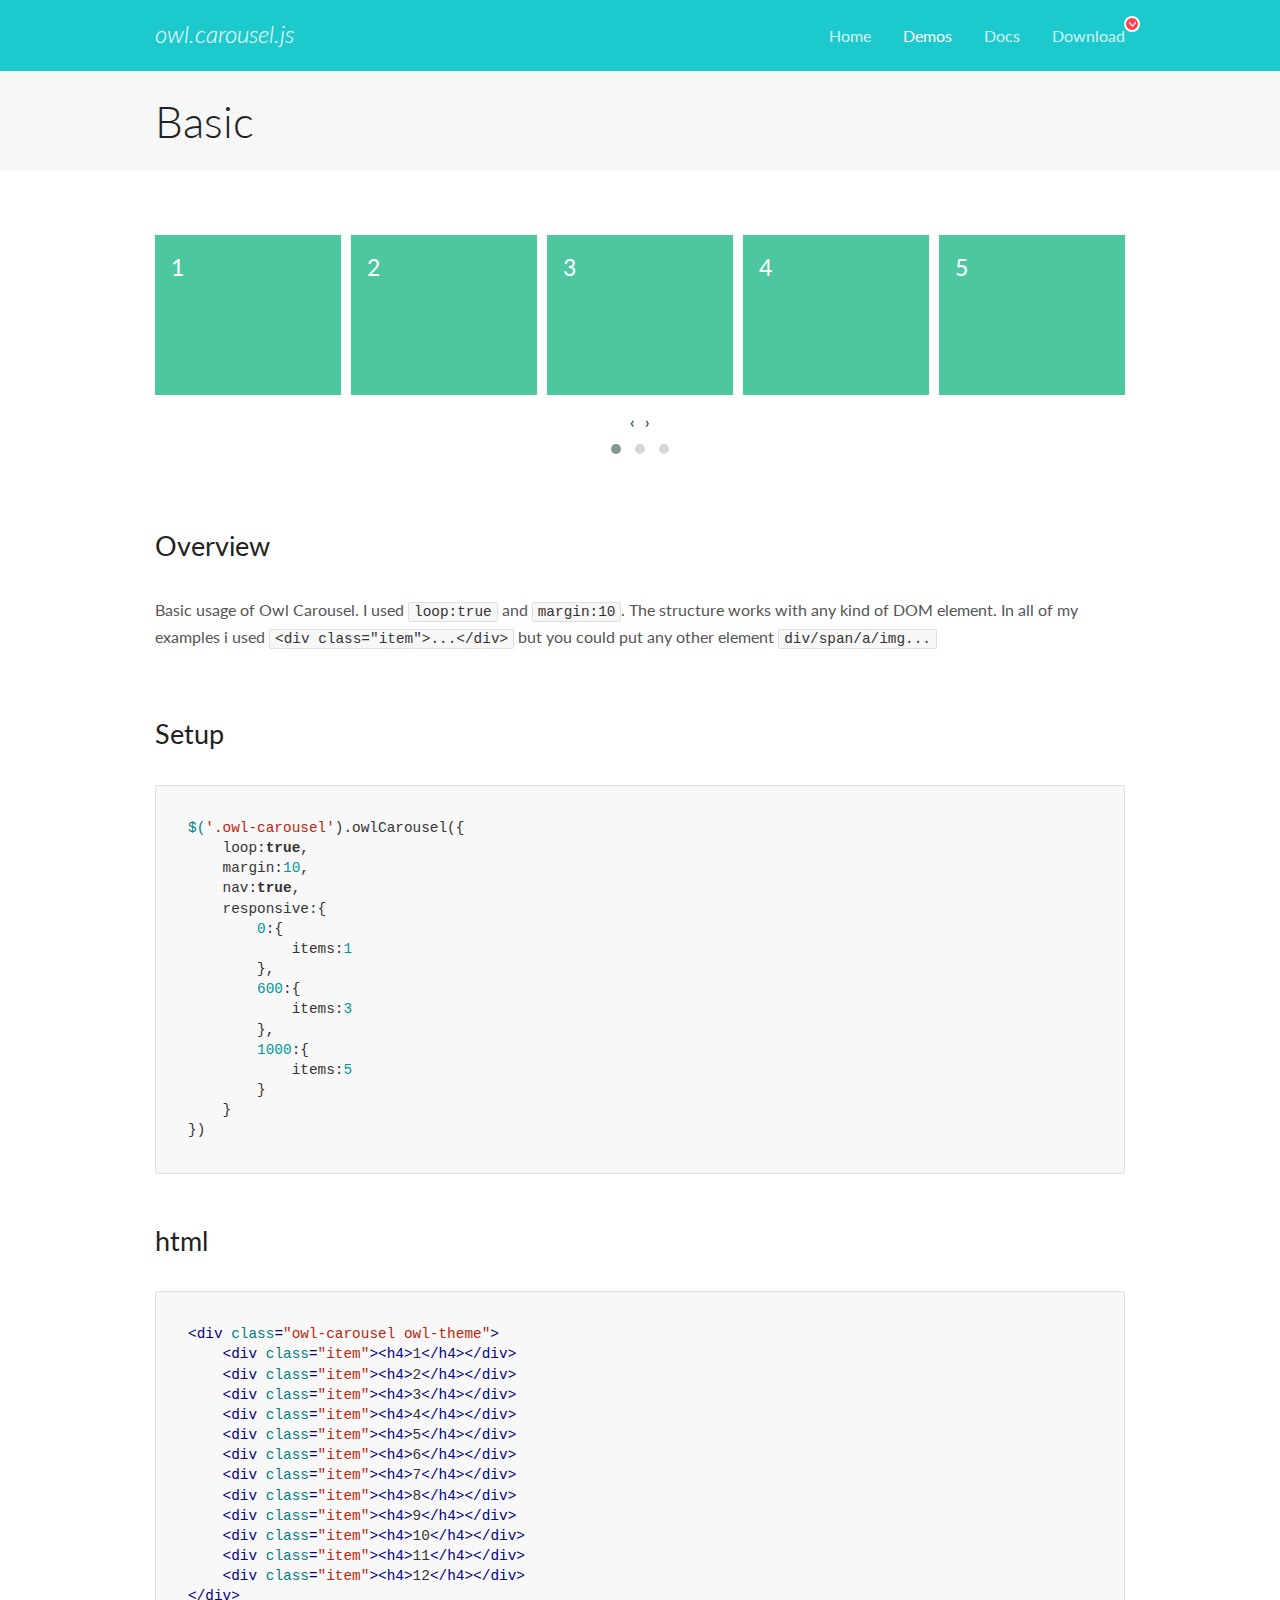
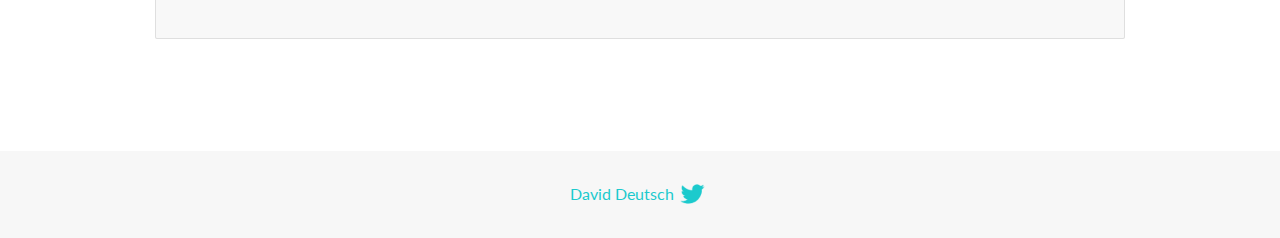
<file: Icon&photo/OwlCarousel2-2.3.4 (1)/OwlCarousel2-2.3.4/docs/demos/basic.html>
<!DOCTYPE html>
<html lang="en">
  <head>

    <!-- head -->
    <meta charset="utf-8">
    <meta name="msapplication-tap-highlight" content="no" />
    <meta name="viewport" content="width=device-width, initial-scale=1.0" />
    <meta name="description" content="Basic usage demo">
    <meta name="author" content="David Deutsch">
    <title>
      Basic Demo | Owl Carousel | 2.3.4
    </title>

    <!-- Stylesheets -->
    <link href='https://fonts.googleapis.com/css?family=Lato:300,400,700,400italic,300italic' rel='stylesheet' type='text/css'>
    <link rel="stylesheet" href="../assets/css/docs.theme.min.css">

    <!-- Owl Stylesheets -->
    <link rel="stylesheet" href="../assets/owlcarousel/assets/owl.carousel.min.css">
    <link rel="stylesheet" href="../assets/owlcarousel/assets/owl.theme.default.min.css">

    <!-- HTML5 shim and Respond.js IE8 support of HTML5 elements and media queries -->

    <!--[if lt IE 9]>
      <script src="https://oss.maxcdn.com/libs/html5shiv/3.7.0/html5shiv.js"></script>
      <script src="https://oss.maxcdn.com/libs/respond.js/1.3.0/respond.min.js"></script>
    <![endif]-->

    <!-- Favicons -->
    <link rel="apple-touch-icon-precomposed" sizes="144x144" href="../assets/ico/apple-touch-icon-144-precomposed.png">
    <link rel="shortcut icon" href="../assets/ico/favicon.png">
    <link rel="shortcut icon" href="favicon.ico">

    <!-- Yeah i know js should not be in header. Its required for demos.-->

    <!-- javascript -->
    <script src="../assets/vendors/jquery.min.js"></script>
    <script src="../assets/owlcarousel/owl.carousel.js"></script>
  </head>
  <body>

    <!-- header -->
    <header class="header">
      <div class="row">
        <div class="large-12 columns">
          <div class="brand left">
            <h3>
              <a href="/OwlCarousel2/">owl.carousel.js</a> 
            </h3>
          </div>
          <a id="toggle-nav" class="right">
            <span></span> <span></span> <span></span> 
          </a> 
          <div class="nav-bar">
            <ul class="clearfix">
              <li> <a href="/OwlCarousel2/index.html">Home</a>  </li>
              <li class="active">
                <a href="/OwlCarousel2/demos/demos.html">Demos</a> 
              </li>
              <li> <a href="/OwlCarousel2/docs/started-welcome.html">Docs</a>  </li>
              <li>
                <a href="https://github.com/OwlCarousel2/OwlCarousel2/archive/2.3.4.zip">Download</a> 
                <span class="download"></span> 
              </li>
            </ul>
          </div>
        </div>
      </div>
    </header>

    <!-- title -->
    <section class="title">
      <div class="row">
        <div class="large-12 columns">
          <h1>Basic</h1>
        </div>
      </div>
    </section>

    <!--  Demos -->
    <section id="demos">
      <div class="row">
        <div class="large-12 columns">
          <div class="owl-carousel owl-theme">
            <div class="item">
              <h4>1</h4>
            </div>
            <div class="item">
              <h4>2</h4>
            </div>
            <div class="item">
              <h4>3</h4>
            </div>
            <div class="item">
              <h4>4</h4>
            </div>
            <div class="item">
              <h4>5</h4>
            </div>
            <div class="item">
              <h4>6</h4>
            </div>
            <div class="item">
              <h4>7</h4>
            </div>
            <div class="item">
              <h4>8</h4>
            </div>
            <div class="item">
              <h4>9</h4>
            </div>
            <div class="item">
              <h4>10</h4>
            </div>
            <div class="item">
              <h4>11</h4>
            </div>
            <div class="item">
              <h4>12</h4>
            </div>
          </div>
          <h3 id="overview">Overview</h3>
          <p>Basic usage of Owl Carousel. I used <code>loop:true</code> and <code>margin:10</code>. The structure works with any kind of DOM element. In all of my examples i used <code>&lt;div class=&quot;item&quot;&gt;...&lt;/div&gt;</code> but you could
            put any other element <code>div/span/a/img...</code></p>
          <h3 id="setup">Setup</h3>
          <pre><code>$(&#39;.owl-carousel&#39;).owlCarousel({
    loop:true,
    margin:10,
    nav:true,
    responsive:{
        0:{
            items:1
        },
        600:{
            items:3
        },
        1000:{
            items:5
        }
    }
})</code></pre>
          <h3 id="html">html</h3>
          <pre><code>&lt;div class=&quot;owl-carousel owl-theme&quot;&gt;
    &lt;div class=&quot;item&quot;&gt;&lt;h4&gt;1&lt;/h4&gt;&lt;/div&gt;
    &lt;div class=&quot;item&quot;&gt;&lt;h4&gt;2&lt;/h4&gt;&lt;/div&gt;
    &lt;div class=&quot;item&quot;&gt;&lt;h4&gt;3&lt;/h4&gt;&lt;/div&gt;
    &lt;div class=&quot;item&quot;&gt;&lt;h4&gt;4&lt;/h4&gt;&lt;/div&gt;
    &lt;div class=&quot;item&quot;&gt;&lt;h4&gt;5&lt;/h4&gt;&lt;/div&gt;
    &lt;div class=&quot;item&quot;&gt;&lt;h4&gt;6&lt;/h4&gt;&lt;/div&gt;
    &lt;div class=&quot;item&quot;&gt;&lt;h4&gt;7&lt;/h4&gt;&lt;/div&gt;
    &lt;div class=&quot;item&quot;&gt;&lt;h4&gt;8&lt;/h4&gt;&lt;/div&gt;
    &lt;div class=&quot;item&quot;&gt;&lt;h4&gt;9&lt;/h4&gt;&lt;/div&gt;
    &lt;div class=&quot;item&quot;&gt;&lt;h4&gt;10&lt;/h4&gt;&lt;/div&gt;
    &lt;div class=&quot;item&quot;&gt;&lt;h4&gt;11&lt;/h4&gt;&lt;/div&gt;
    &lt;div class=&quot;item&quot;&gt;&lt;h4&gt;12&lt;/h4&gt;&lt;/div&gt;
&lt;/div&gt;</code></pre>
          <script>
            $(document).ready(function() {
              var owl = $('.owl-carousel');
              owl.owlCarousel({
                margin: 10,
                nav: true,
                loop: true,
                responsive: {
                  0: {
                    items: 1
                  },
                  600: {
                    items: 3
                  },
                  1000: {
                    items: 5
                  }
                }
              })
            })
          </script>
        </div>
      </div>
    </section>

    <!-- footer -->
    <footer class="footer">
      <div class="row">
        <div class="large-12 columns">
          <h5>
            <a href="/OwlCarousel2/docs/support-contact.html">David Deutsch</a> 
            <a id="custom-tweet-button" href="https://twitter.com/share?url=https://github.com/OwlCarousel2/OwlCarousel2&text=Owl Carousel - This is so awesome! " target="_blank"></a> 
          </h5>
        </div>
      </div>
    </footer>

    <!-- vendors -->
    <script src="../assets/vendors/highlight.js"></script>
    <script src="../assets/js/app.js"></script>
  </body>
</html>
</file>
<file: style.css>
* {
  margin: 0;
  padding: 0;
  -webkit-box-sizing: border-box;
  box-sizing: border-box;
  font-style: italic;
  font-family: Georgia, 'Times New Roman', Times, serif;
}

head,
body {
  height: 100%;
  width: 100%;
}

body{
  overflow-x: hidden;
}

/* Base navbar styling */
.navbar {
  color: white;
  padding: 15px 30px;
  text-align: center;
  width: 100%;
  font-size: 20px;
  font-weight: semi-bold;
  -webkit-transition: all 0.3s ease;
  -o-transition: all 0.3s ease;
  transition: all 0.3s ease;
}

/* Sticky navbar styling */
.sticky {
  position: fixed;
  top: 0;
  left: 0;
  width: 100%;
  background-color: whitesmoke;
  z-index: 9999;
  -webkit-box-shadow: 0 10px 20px rgba(0, 0, 0, 0.5);
  box-shadow: 0 10px 20px rgba(0, 0, 0, 0.5);
  -webkit-transition: all 0.3s ease-in-out;
  -o-transition: all 0.3s ease-in-out;
  transition: all 0.3s ease-in-out;
  border-radius: 0px;
  -webkit-transform: translateY(0);
  -ms-transform: translateY(0);
  transform: translateY(0);
  padding: 12px 30px;
}


/* Optional: Adding animation for smooth appearance of sticky navbar */
@-webkit-keyframes fadeInSticky {
  from {
    opacity: 0;
    -webkit-transform: translateY(-50px);
    transform: translateY(-50px);
  }

  to {
    opacity: 1;
    -webkit-transform: translateY(0);
    transform: translateY(0);
  }
}

@keyframes fadeInSticky {
  from {
    opacity: 0;
    -webkit-transform: translateY(-50px);
    transform: translateY(-50px);
  }

  to {
    opacity: 1;
    -webkit-transform: translateY(0);
    transform: translateY(0);
  }
}

.sticky {
  -webkit-animation: fadeInSticky 0.5s ease-out;
  animation: fadeInSticky 0.5s ease-out;
}


/*Navbar (Index Page) */

.navbar .nav-link {
  font-size: 18px;
}

.customNavbar .navbar-toggler {
  border: none;
}

.customNavbar .navbar-toggler-icon {
  filter: invert(1);
}

.navbar-nav .nav-link {
  transition: color 0.3s ease-in-out;
}

.navbar-nav .nav-link:hover {
  color: #f1c40f !important;
  -webkit-transform: translateY(-2px);
  -ms-transform: translateY(-2px);
  transform: translateY(-2px);
}

/* Book A Table Button */
.btn-book {
  background-color: #f1c40f;
  border: none;
  transition: background 0.3s ease-in-out;
}

.btn-book:hover {
  background-color: #d4ac0d;
}

/*Navbar (Index Page) End */


/* Carousel (Index Page) */

.carousel {
  width: 100vw;
  height: 100vh;
  overflow: hidden;
}

.carousel-item {
  background-size: cover;
  position: relative;
  height: 100vh;
}

.carousel-content {
  position: absolute;
  top: 50%;
  left: 50%;
  transform: translate(-50%, -50%);
  text-align: center;
  color: white;
  -webkit-transform: translate(-50%, -50%);
  -ms-transform: translate(-50%, -50%);
}

.top-carousel {
  background-size: cover;
  background-position: center;
  background-attachment: scroll;
  background-clip: border-box;
  background-blend-mode: darken;
  background-color: rgba(3, 3, 3, 0.521);
  height: 100vh;
  width: 100%;
}

/* Carousel (Index Page) End */


/* Why Choose (Index Page) */

.box1 {
  background-color: #6D071A;
  color: white;
}

.box1:hover {
  background-color: #6D071A;
  color: white;
}

.box2:hover {
  background-color: #6D071A;
  color: white;
  -webkit-transition: 0.5s ease;
  -o-transition: 0.5s ease;
  transition: 0.5s ease;
}

.box3:hover {
  background-color: #6D071A;
  color: white;
  -webkit-transition: 0.5s ease;
  -o-transition: 0.5s ease;
  transition: 0.5s ease;
  -webkit-box-shadow: 5px 5px 3px rgb(240, 232, 220);
  box-shadow: 5px 5px 3px rgb(240, 232, 220);
}

.chef-card img{
  border-radius: 50%;
  width: 150px;
  height: 150px;
  object-fit: cover;
  object-position: top;
}

/* About Page Css */

.specialMeal {
  background-image: url("https://demo.7iquid.com/basilico/main/wp-content/uploads/2023/09/Rectangle-571-copy.jpg");
  width: 100%;
  height: 60vh;
  background-size: cover;
  background-position: center;
  background-repeat: no-repeat;
  background-clip: border-box;
  background-attachment: fixed;
}

.icon-circle {
  width: 70px;
  height: 70px;
  border-radius: 50%;
  background: linear-gradient(135deg, #6D071A, #B81E3E);
  display: flex;
  align-items: center;
  justify-content: center;
  margin-bottom: 15px;
}

.about-card:hover {
  transform: scale(1.05);
  transition: 0.3s ease-in-out;
  color: #FFD700;
  background-color: #B81E3E;
}

.about-image{
  overflow-x: hidden;
}

/* About Page Css End ================================================================ */


/* Chef Page Css */

.chefImage {
  background-image: url("https://demo.7iquid.com/basilico/main/wp-content/uploads/2023/09/7LYC6SC2BFD27DVIGGV3PZ6B5M.jpg");
  background-position: center;
  background-size: cover;
  background-repeat: no-repeat;
  width: 100%;
  height: 60vh;
  background-blend-mode: darken;
  background-color: rgba(68, 68, 68, 0.449);
}

/* Menu Page Css */

.menu-image{
  overflow-x: hidden;
  padding: 0;
}
.chef-image{
  overflow-x: hidden;
  padding: 0;
}
.special-image{
  overflow-x: hidden;
  padding: 0;
}
.gallery-image{
  overflow-x: hidden;
  padding: 0;
}
.contact-image{
  overflow-x: hidden;
  padding: 0;
}

/* Book Table Page Css */

.BookTableImage {
  background-image: url("https://demo.7iquid.com/basilico/main/wp-content/uploads/2023/09/carlos-lindner-sjBYA8dAw54-unsplash.jpg");
  background-position: center;
  background-size: cover;
  background-repeat: no-repeat;
  width: 100%;
  height: 60vh;
  
  /* Dark Overlay Effect */
  background-color: rgba(37, 35, 35, 0.7); /* Increased opacity */
  background-blend-mode: overlay;

  /* Center Content */
  display: flex;
  align-items: center;
  justify-content: center;
  text-align: center;

  padding: 0;
}


h1 {
  font-weight: bold;
  z-index: 2;
}

@media (max-width: 768px) {
  .BookTableImage {
    height: 40vh;
  }

  h1 {
    font-size: 2rem;
  }
}

@media (max-width: 480px) {
  h1 {
    font-size: 1.8rem;
  }
}

.cards {
  margin-top: 6%;
}

.card:hover {
  -webkit-transform: translateY(-10px);
  -ms-transform: translateY(-10px);
  transform: translateY(-10px);
  -webkit-transition: 0.3s;
  -o-transition: 0.3s;
  transition: 0.3s;
}

.card-img-top {
  height: 250px;
  -o-object-fit: cover;
  object-fit: cover;
}

.btn-outline-warning:hover {
  background-color: #ffc107;
  color: #fff;
}

.customIndicators {
  width: 10px !important;
  height: 10px !important;
  background-color: white;
  border-radius: 50%;
}

@media screen and (min-width:992px) {
  .customNav {
    position: sticky !important;
    top: -1%;
    background-color: white;
    z-index: 99999;
    -webkit-box-shadow: rgba(50, 50, 93, 0.25) 0px 13px 27px -5px, rgba(0, 0, 0, 0.3) 0px 8px 16px -8px;
    box-shadow: rgba(50, 50, 93, 0.25) 0px 13px 27px -5px, rgba(0, 0, 0, 0.3) 0px 8px 16px -8px;
  }
}

@media screen and (max-width:991px) {
  .customNav {
    position: static !important;
  }
}

/* Book Table Page Css */


:root {

  /* 🎨 Background Color */
  --bg-primary: #6D071A;


  /* 🎨 Text Colors */
  --text-primary: #FFD700;

}


.bg-primary-custom {
  background-color: var(--bg-primary) !important;
}

.text-primary-custom {
  color: var(--text-primary) !important
}

.text-danger-custom {
  color: var(--bg-primary) !important
}
</file>
